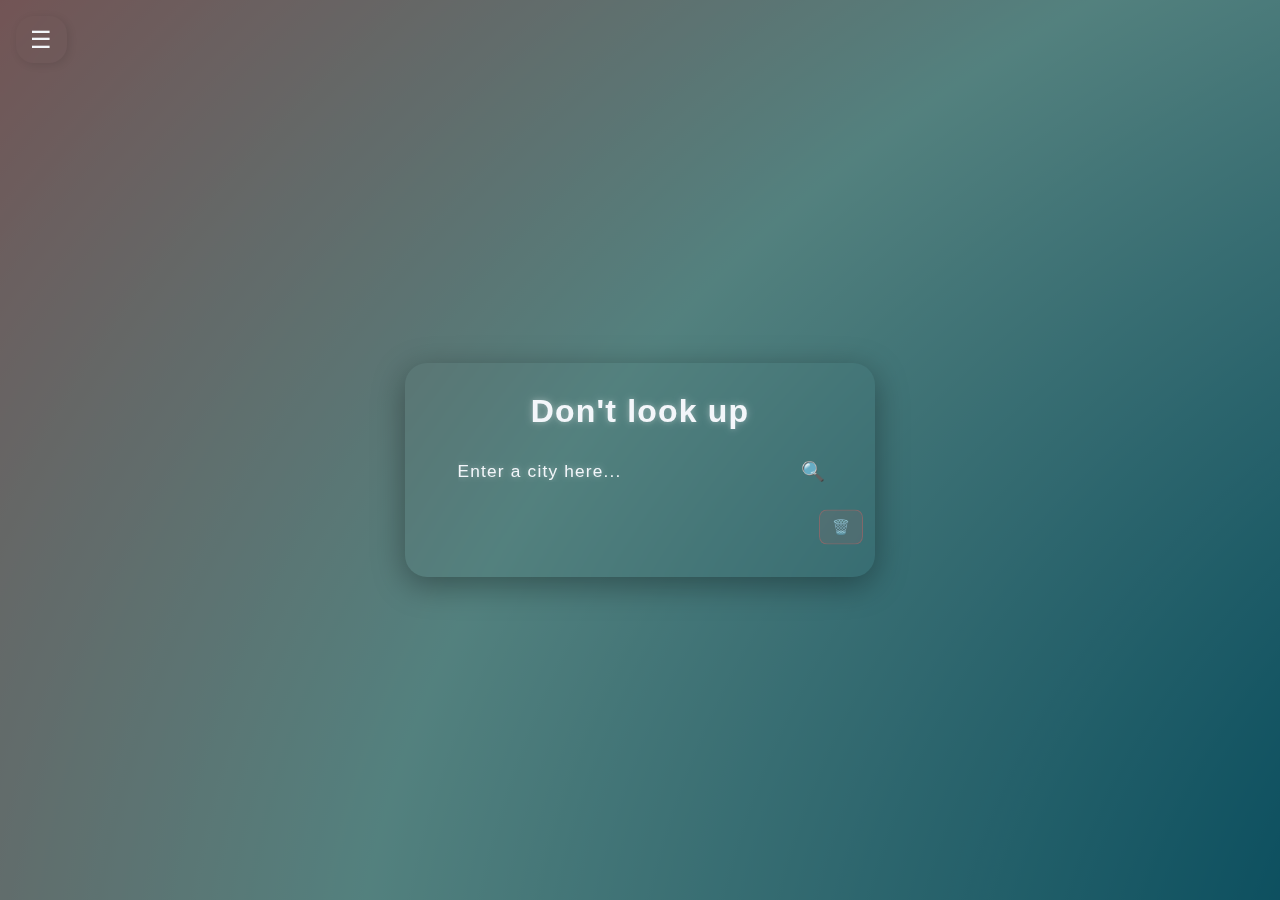
<file: index.html>
<!DOCTYPE html>
<html lang="en">
<head>
    <meta charset="UTF-8">
    <title>Don't look up</title>
    <meta name="description" content="A clean weather site">
    <meta name="viewport" content="width=device-width, initial-scale=1.0">
    <link rel="icon" href="/static/images/favicon.ico" type="image/x-icon">
    <link rel="stylesheet" href="static/css/styles.css">
</head>
<body>
    <div class="dropdown-container">
        <button class="menu-button" onclick="toggleDropdown()">☰</button>
        <div class="dropdown-menu" id="dropdown-menu">
            <a href="https://ninoio.gay/">🏠 Homepage</a>
            <a href="https://github.com/nino749">🐈‍⬛ Github</a>
            <a href="/templates/privacy.html">🕵️ Privacy</a>
            <a href="/index.html">☁️ Weather</a>
        </div>
    </div>

    <div class="default-background"></div>

    <div class="background-scene" id="sunny-background">
        <div class="sun"></div>
        
        <div class="cloud cloud1"></div>
        <div class="cloud cloud2"></div>
        <div class="cloud cloud3"></div>
        
        <div class="trees">
            <div class="tree tree1">
                <div class="tree-leaves"></div>
                <div class="tree-trunk"></div>
            </div>
            <div class="tree tree2">
                <div class="tree-leaves"></div>
                <div class="tree-trunk"></div>
            </div>
            <div class="tree tree3">
                <div class="tree-leaves"></div>
                <div class="tree-trunk"></div>
            </div>
            <div class="tree tree4">
                <div class="tree-leaves"></div>
                <div class="tree-trunk"></div>
            </div>
        </div>
    </div>

    <div class="rain-background" id="rain-background">
        <div class="rain-cloud rain-cloud1"></div>
        <div class="rain-cloud rain-cloud2"></div>
        <div class="rain-cloud rain-cloud3"></div>
        
        <div class="rain" id="rain-effect"></div>
    </div>

    <div class="fog-background" id="fog-background">
        <div class="cloud cloud1"></div>
        <div class="cloud cloud2"></div>
        <div class="cloud cloud3"></div>
        
        <div class="trees">
            <div class="tree tree1">
                <div class="tree-leaves"></div>
                <div class="tree-trunk"></div>
            </div>
            <div class="tree tree2">
                <div class="tree-leaves"></div>
                <div class="tree-trunk"></div>
            </div>
            <div class="tree tree3">
                <div class="tree-leaves"></div>
                <div class="tree-trunk"></div>
            </div>
            <div class="tree tree4">
                <div class="tree-leaves"></div>
                <div class="tree-trunk"></div>
            </div>
        </div>
    </div>

    <div class="snow-background" id="snow-background">
        <div class="cloud cloud1"></div>
        <div class="cloud cloud2"></div>
        <div class="cloud cloud3"></div>

        <div class="trees">
            <div class="tree tree1">
                <div class="tree-leaves"></div>
                <div class="tree-trunk"></div>
            </div>
            <div class="tree tree2">
                <div class="tree-leaves"></div>
                <div class="tree-trunk"></div>
            </div>
            <div class="tree tree3">
                <div class="tree-leaves"></div>
                <div class="tree-trunk"></div>
            </div>
            <div class="tree tree4">
                <div class="tree-leaves"></div>
                <div class="tree-trunk"></div>
            </div>
        </div>

        <div class="snowflake" style="left: 20%; animation-delay: 0s;"></div>
        <div class="snowflake" style="left: 40%; animation-delay: 1s;"></div>
        <div class="snowflake" style="left: 60%; animation-delay: 2s;"></div>
        <div class="snowflake" style="left: 80%; animation-delay: 3s;"></div>
    </div>

    <div class="freezing-background" id="freezing-background">
        <div class="rain-cloud rain-cloud1"></div>
        <div class="rain-cloud rain-cloud2"></div>
        <div class="rain-cloud rain-cloud3"></div>
        
        <div class="rain" id="freezing-rain-effect"></div>
    </div>

    <div class="rain-background thunderstorm-background" id="thunderstorm-background">
        <div class="rain-cloud rain-cloud1"></div>
        <div class="rain-cloud rain-cloud2"></div>
        <div class="rain-cloud rain-cloud3"></div>

        <div class="rain" id="storm-rain-effect"></div>
        <div class="lightning" id="lightning-flash"></div>
    </div>

    <div class="cloudy-background" id="cloudy-background">
        <div class="cloud cloud1"></div>
        <div class="cloud cloud2"></div>
        <div class="cloud cloud3"></div>
        <div class="cloud cloud4"></div>
        <div class="cloud cloud5"></div>
        <div class="cloud cloud6"></div>

        
        <div class="trees">
            <div class="tree tree1">
                <div class="tree-leaves"></div>
                <div class="tree-trunk"></div>
            </div>
            <div class="tree tree2">
                <div class="tree-leaves"></div>
                <div class="tree-trunk"></div>
            </div>
            <div class="tree tree3">
                <div class="tree-leaves"></div>
                <div class="tree-trunk"></div>
            </div>
            <div class="tree tree4">
                <div class="tree-leaves"></div>
                <div class="tree-trunk"></div>
            </div>
        </div>
    </div>
    
    <div class="lightning" id="lightning"></div>

    <div class="water-container" id="water-container">
        <svg class="water-wave" viewBox="0 0 1440 320" preserveAspectRatio="none">
            <path fill="url(#waterGradient)" fill-opacity="1" d="M0,160 C75,100 150,220 225,160 C300,100 375,220 450,160 C525,100 600,220 675,160 C750,100 825,220 900,160 C975,100 1050,220 1125,160 C1200,100 1275,220 1350,160 C1425,100 1500,220 1575,160 C1650,100 1725,220 1800,160 C1875,100 1950,220 2025,160 C2100,100 2175,220 2160,160 L2160,320 L0,320 Z"></path>
        </svg>
        <svg class="water-wave back-wave" viewBox="0 0 1440 320" preserveAspectRatio="none">
            <path fill="url(#waterGradient)" fill-opacity="0.8" d="M0,192 C160,96 320,288 480,192 C640,96 800,288 960,192 C1120,96 1280,288 1440,192 L1440,320 L0,320 Z"></path>
        </svg>

        <svg width="0" height="0">
            <defs>
                <linearGradient id="waterGradient" x1="0%" y1="0%" x2="0%" y2="100%">
                    <stop offset="0%" style="stop-color:rgba(100, 190, 240, 1);" />
                    <stop offset="50%" style="stop-color:rgba(80, 160, 230, 1);" />
                    <stop offset="100%" style="stop-color:rgba(60, 130, 210, 1);" />
                </linearGradient>
                <linearGradient id="waterGradientBack" x1="0%" y1="0%" x2="0%" y2="100%">
                    <stop offset="0%" style="stop-color:rgba(80, 160, 230, 0.8);" />
                    <stop offset="50%" style="stop-color:rgba(60, 130, 210, 0.8);" />
                    <stop offset="100%" style="stop-color:rgba(40, 100, 190, 0.8);" />
                </linearGradient>
            </defs>
        </svg>

        <svg class="rubber-duck duck1" viewBox="0 0 100 100" xmlns="http://www.w3.org/2000/svg">
            <ellipse cx="50" cy="65" rx="30" ry="20" fill="#fcd116" />
            <path d="M35,65 Q25,55 35,50 Q45,52 40,65" fill="#eebf00"/>
            
            <circle cx="65" cy="40" r="15" fill="#fcd116" />
            
            <circle cx="70" cy="35" r="3.5" fill="#ffffff"/>
            <circle cx="70" cy="35" r="1.5" fill="#000000"/>
            <circle cx="71" cy="34" r="0.7" fill="#ffffff"/>
            
            <path d="M78,42 Q82,44 78,46 Q75,44 78,42" fill="#e67300" />
            <path d="M78,46 Q80,48 77,48 Q74,47 78,46" fill="#cc5c00" />
        </svg>

        <svg class="rubber-duck duck2" viewBox="0 0 100 100" xmlns="http://www.w3.org/2000/svg">
            <ellipse cx="50" cy="65" rx="30" ry="20" fill="#fcd116" />
            <path d="M35,65 Q25,55 35,50 Q45,52 40,65" fill="#eebf00"/>

            <path d="M58,27 Q65,22 72,27 Q65,25 58,27 Z" fill="#ffffff" stroke="#000" stroke-width="0.5"/>
            <line x1="60" y1="26" x2="70" y2="26" stroke="#3366cc" stroke-width="1" />

            <circle cx="65" cy="40" r="15" fill="#fcd116" />
            
            <circle cx="70" cy="35" r="3.5" fill="#ffffff"/>
            <circle cx="70" cy="35" r="1.5" fill="#000000"/>
            <circle cx="71" cy="34" r="0.7" fill="#ffffff"/>
            
            <path d="M78,42 Q82,44 78,46 Q75,44 78,42" fill="#e67300" />
            <path d="M78,46 Q80,48 77,48 Q74,47 78,46" fill="#cc5c00" />
        </svg>

        <svg class="rubber-duck duck3" viewBox="0 0 100 100" xmlns="http://www.w3.org/2000/svg">
            <ellipse cx="50" cy="65" rx="30" ry="20" fill="#fcd116" />
            <path d="M35,65 Q25,55 35,50 Q45,52 40,65" fill="#eebf00"/>
        
            <path d="M58,27 Q65,22 72,27 Q65,25 58,27 Z" fill="#ffffff" stroke="#000" stroke-width="0.5"/>
            <line x1="60" y1="26" x2="70" y2="26" stroke="#3366cc" stroke-width="1" />

            <circle cx="65" cy="40" r="15" fill="#fcd116" />
            
            <circle cx="70" cy="35" r="3.5" fill="#ffffff"/>
            <circle cx="70" cy="35" r="1.5" fill="#000000"/>
            <circle cx="71" cy="34" r="0.7" fill="#ffffff"/>
            
            <path d="M78,42 Q82,44 78,46 Q75,44 78,42" fill="#e67300" />
            <path d="M78,46 Q80,48 77,48 Q74,47 78,46" fill="#cc5c00" />
        </svg>    
    </div>

    <div class="night-background" id="night-background">
        <div class="moon"></div>
        
        <div class="star star1"></div>
        <div class="star star2"></div>
        <div class="star star3"></div>
        <div class="star star4"></div>
        <div class="star star5"></div>
        
        <div class="cloud cloud1" style="opacity: 0.3;"></div>
        <div class="cloud cloud2" style="opacity: 0.4;"></div>
        
        <div class="trees">
            <div class="tree tree1">
                <div class="tree-leaves" style="border-bottom-color: #1a4a1a;"></div>
                <div class="tree-trunk"></div>
            </div>
            <div class="tree tree2">
                <div class="tree-leaves" style="border-bottom-color: #1a4a1a;"></div>
                <div class="tree-trunk"></div>
            </div>
            <div class="tree tree3">
                <div class="tree-leaves" style="border-bottom-color: #1a4a1a;"></div>
                <div class="tree-trunk"></div>
            </div>
            <div class="tree tree4">
                <div class="tree-leaves" style="border-bottom-color: #1a4a1a;"></div>
                <div class="tree-trunk"></div>
            </div>
        </div>
    </div>
    <div class="screen-drops" id="screen-drops"></div>

    <!-- Main Weather App -->
    <form class="weather-app" id="weather-app">
        <div id="error-container"></div>

        <h1 class="app-heading" id="app-heading">Don't look up</h1>
        <p id="app-heading-country" class="app-heading-country"></p>

        <div class="search-bar">
            <input type="text" id="city-input" placeholder="Enter a city here...">
            <button id="search-button" type="submit">🔍</button>
        </div>

        <div class="pinned-section" id="pinned-section">
            <div id="error-container" style="display: none;"></div>

            <div id="pin-list" class="pin-list-scroll show"></div>
            
            <div class="blur-overlay"></div>
            <button id="edit-pins-button" type="button" class="edit-pins-btn">
                🗑️
            </button>
        </div>

        <div class="weather-display" id="weather-display">
            <p class="desc" id="weather-desc"></p>
            <div class="main-info">
                <p class="temp">
                    <span id="temp-value"></span>°C
                </p>
            </div>
            <small class="small-desc">feels like <span id="feel-temp"></span>°C</small>
            <br><br>
            <small class="small-desc">low: <span id="min-temp"></span>°C • high: <span id="max-temp"></span>°C</small>
            
            <h3>Hourly Forecast</h3>
            <div class="hourly-forecast" id="hourly-forecast">
                <p>No hourly forecast available</p>
            </div>

            <h3>Weather Details</h3>
            <div class="details">
                <div class="detail-item">
                    <p>Humidity</p>
                    <p><span id="humidity"></span>%</p>
                </div>
                <div class="detail-item">
                    <p>Risk of rain</p>
                    <p><span id="rain-risk"></span>% <br>
                    <span id="precipitation-hours"></span> hrs.<br>
                </div>
                <div class="detail-item">
                    <p>Wind speed</p>
                    <p><span id="wind-speed"></span> km/h</p>
                </div>
            </div>

            <h3>Weekly Forecast</h3>
            <div class="daily-forecast" id="daily-forecast"></div>

            <small style="font-style: italic; color: rgba(255,255,255,0.7);">Source: Open Meteo API</small>
        </div>
    </form>


    <!-- Hourly Modal -->
    <div id="hourly-modal" class="modal-overlay">
        <div class="hourly-modal-content">
            <div class="modal-header">
                <span id="close-hourly-modal" class="close">&times;</span>
                <div class="modal-weather-icon">
                    <span id="hourly-modal-emoji"></span>
                </div>
                <h3 id="hourly-modal-time"></h3>
                <p id="hourly-modal-description"></p>
            </div>
            
            <div class="modal-body">
                <div class="modal-temp-section">
                    <div class="temp-main">
                        <span id="hourly-modal-temp"></span>°C
                    </div>
                    <div class="temp-details">
                        <div class="temp-item">
                            <span class="temp-label">Feels like</span>
                            <span class="temp-value"><span id="hourly-modal-apparent-temp"></span>°C</span>
                        </div>
                    </div>
                </div>
                
                <div class="modal-details">
                    <div class="detail-row">
                        <div class="detail-item">
                            <span class="detail-label">💧 Humidity</span>
                            <span class="detail-value"><span id="hourly-modal-humidity"></span>%</span>
                        </div>
                        <div class="detail-item">
                            <span class="detail-label">🌧️ Precipitation</span>
                            <span class="detail-value"><span id="hourly-modal-precipitation"></span>mm</span>
                        </div>
                    </div>
                    
                    <div class="detail-row">
                        <div class="detail-item">
                            <span class="detail-label">☔ Rain Probability</span>
                            <span class="detail-value"><span id="hourly-modal-rain-prob"></span>%</span>
                        </div>
                        <div class="detail-item">
                            <span class="detail-label">🧭 Wind Direction</span>
                            <span class="detail-value" id="hourly-modal-wind-direction"></span>
                        </div>
                    </div>
                    
                    <div class="detail-row">
                        <div class="detail-item full-width">
                            <span class="detail-label">🌤️ Weather</span>
                            <span class="detail-value" id="hourly-modal-weather-code"></span>
                        </div>
                    </div>
                </div>
            </div>
        </div>
    </div>

    <!-- Daily Modal -->
    <div class="modal-overlay" id="daily-modal">
        <div class="modal-content">
            <div class="modal-header">
                <span id="close-daily-modal" class="close">&times;</span>
                <div class="modal-weather-icon">
                    <span id="modal-emoji">☀️</span>
                </div>
                <h3 id="modal-day-name"></h3>
                <p id="modal-date"</p>
            </div>

            <div class="modal-body">
                <div class="modal-temp-section">
                    <div class="temp-main">
                        <span id="modal-temp-high"></span>°C
                    </div>
                    <div class="temp-details">
                        <div class="temp-item">
                            <span class="temp-label">low</span>
                            <span class="temp-value"><span id="modal-temp-low"></span>°C</span>
                        </div>
                        <div class="temp-item">
                            <span class="temp-label">Weather</span>
                            <span class="temp-value" id="modal-description"></span>
                        </div>
                    </div>
                </div>
                
                <div class="modal-details">
                    <div class="detail-row">
                        <div class="detail-item">
                            <span class="detail-label">🌧️ Precipitation</span>
                            <span class="detail-value"><span id="modal-precipitation-sum">2.5</span> mm</span>
                        </div>
                        <div class="detail-item">
                            <span class="detail-label">☔ Rain Probability</span>
                            <span class="detail-value"><span id="modal-precipitation-prob">45</span>%</span>
                        </div>
                    </div>
                    
                    <div class="detail-row">
                        <div class="detail-item">
                            <span class="detail-label">☔ Rain</span>
                            <span class="detail-value"><span id="modal-precipitation-hours"></span> hrs.</span>
                        </div>
                        <div class="detail-item">
                            <span class="detail-label">🌪️ Wind speed</span>
                            <span class="detail-value">15 km/h</span>
                        </div>
                    </div>
                    
                    <div class="detail-row">
                        <div class="detail-item full-width">
                            <span class="detail-label">🌤️ Weather</span>
                            <span class="detail-value" id="modal-weather-code"></span>
                        </div>
                    </div>
                </div>
            </div>
        </div>
    </div>

    <script src="/static/js/main-script.js"></script>
</body>
</html>
</file>
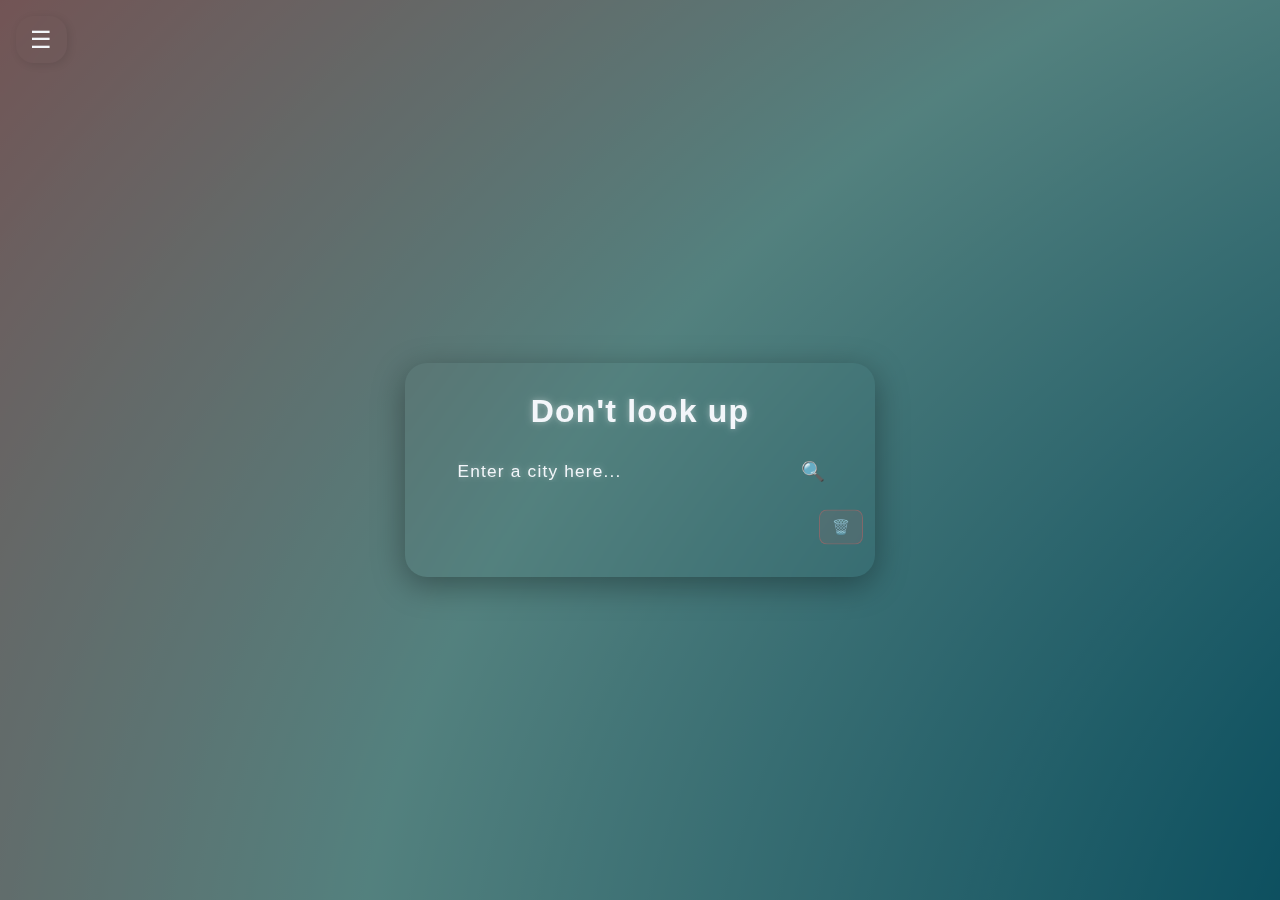
<file: main.html>
<!DOCTYPE html>
<html lang="en">
<head>
    <meta charset="UTF-8">
    <title>Don't look up</title>
    <meta name="description" content="A clean weather site">
    <meta name="viewport" content="width=device-width, initial-scale=1.0">
    <link rel="icon" href="/static/images/favicon.ico" type="image/x-icon">
    <link rel="stylesheet" href="static/css/styles.css">
</head>
<body>
    <div class="dropdown-container">
        <button class="menu-button" onclick="toggleDropdown()">☰</button>
        <div class="dropdown-menu" id="dropdown-menu">
            <a href="https://ninoio.gay/">🏠 Homepage</a>
            <a href="https://github.com/nino749">🐈‍⬛ Github</a>
            <a href="/templates/privacy.html">🕵️ Privacy</a>
            <a href="/main.html">☁️ Weather</a>
        </div>
    </div>

    <div class="default-background"></div>

    <div class="background-scene" id="sunny-background">
        <div class="sun"></div>
        
        <div class="cloud cloud1"></div>
        <div class="cloud cloud2"></div>
        <div class="cloud cloud3"></div>
        
        <div class="trees">
            <div class="tree tree1">
                <div class="tree-leaves"></div>
                <div class="tree-trunk"></div>
            </div>
            <div class="tree tree2">
                <div class="tree-leaves"></div>
                <div class="tree-trunk"></div>
            </div>
            <div class="tree tree3">
                <div class="tree-leaves"></div>
                <div class="tree-trunk"></div>
            </div>
            <div class="tree tree4">
                <div class="tree-leaves"></div>
                <div class="tree-trunk"></div>
            </div>
        </div>
    </div>

    <div class="rain-background" id="rain-background">
        <div class="rain-cloud rain-cloud1"></div>
        <div class="rain-cloud rain-cloud2"></div>
        <div class="rain-cloud rain-cloud3"></div>
        
        <div class="rain" id="rain-effect"></div>
    </div>

    <div class="fog-background" id="fog-background">
        <div class="cloud cloud1"></div>
        <div class="cloud cloud2"></div>
        <div class="cloud cloud3"></div>
        
        <div class="trees">
            <div class="tree tree1">
                <div class="tree-leaves"></div>
                <div class="tree-trunk"></div>
            </div>
            <div class="tree tree2">
                <div class="tree-leaves"></div>
                <div class="tree-trunk"></div>
            </div>
            <div class="tree tree3">
                <div class="tree-leaves"></div>
                <div class="tree-trunk"></div>
            </div>
            <div class="tree tree4">
                <div class="tree-leaves"></div>
                <div class="tree-trunk"></div>
            </div>
        </div>
    </div>

    <div class="snow-background" id="snow-background">
        <div class="cloud cloud1"></div>
        <div class="cloud cloud2"></div>
        <div class="cloud cloud3"></div>

        <div class="trees">
            <div class="tree tree1">
                <div class="tree-leaves"></div>
                <div class="tree-trunk"></div>
            </div>
            <div class="tree tree2">
                <div class="tree-leaves"></div>
                <div class="tree-trunk"></div>
            </div>
            <div class="tree tree3">
                <div class="tree-leaves"></div>
                <div class="tree-trunk"></div>
            </div>
            <div class="tree tree4">
                <div class="tree-leaves"></div>
                <div class="tree-trunk"></div>
            </div>
        </div>

        <div class="snowflake" style="left: 20%; animation-delay: 0s;"></div>
        <div class="snowflake" style="left: 40%; animation-delay: 1s;"></div>
        <div class="snowflake" style="left: 60%; animation-delay: 2s;"></div>
        <div class="snowflake" style="left: 80%; animation-delay: 3s;"></div>
    </div>

    <div class="freezing-background" id="freezing-background">
        <div class="rain-cloud rain-cloud1"></div>
        <div class="rain-cloud rain-cloud2"></div>
        <div class="rain-cloud rain-cloud3"></div>
        
        <div class="rain" id="freezing-rain-effect"></div>
    </div>

    <div class="rain-background thunderstorm-background" id="thunderstorm-background">
        <div class="rain-cloud rain-cloud1"></div>
        <div class="rain-cloud rain-cloud2"></div>
        <div class="rain-cloud rain-cloud3"></div>

        <div class="rain" id="storm-rain-effect"></div>
        <div class="lightning" id="lightning-flash"></div>
    </div>

    <div class="cloudy-background" id="cloudy-background">
        <div class="cloud cloud1"></div>
        <div class="cloud cloud2"></div>
        <div class="cloud cloud3"></div>
        <div class="cloud cloud4"></div>
        <div class="cloud cloud5"></div>
        <div class="cloud cloud6"></div>

        
        <div class="trees">
            <div class="tree tree1">
                <div class="tree-leaves"></div>
                <div class="tree-trunk"></div>
            </div>
            <div class="tree tree2">
                <div class="tree-leaves"></div>
                <div class="tree-trunk"></div>
            </div>
            <div class="tree tree3">
                <div class="tree-leaves"></div>
                <div class="tree-trunk"></div>
            </div>
            <div class="tree tree4">
                <div class="tree-leaves"></div>
                <div class="tree-trunk"></div>
            </div>
        </div>
    </div>
    
    <div class="lightning" id="lightning"></div>

    <div class="water-container" id="water-container">
        <svg class="water-wave" viewBox="0 0 1440 320" preserveAspectRatio="none">
            <path fill="url(#waterGradient)" fill-opacity="1" d="M0,160 C75,100 150,220 225,160 C300,100 375,220 450,160 C525,100 600,220 675,160 C750,100 825,220 900,160 C975,100 1050,220 1125,160 C1200,100 1275,220 1350,160 C1425,100 1500,220 1575,160 C1650,100 1725,220 1800,160 C1875,100 1950,220 2025,160 C2100,100 2175,220 2160,160 L2160,320 L0,320 Z"></path>
        </svg>
        <svg class="water-wave back-wave" viewBox="0 0 1440 320" preserveAspectRatio="none">
            <path fill="url(#waterGradient)" fill-opacity="0.8" d="M0,192 C160,96 320,288 480,192 C640,96 800,288 960,192 C1120,96 1280,288 1440,192 L1440,320 L0,320 Z"></path>
        </svg>

        <svg width="0" height="0">
            <defs>
                <linearGradient id="waterGradient" x1="0%" y1="0%" x2="0%" y2="100%">
                    <stop offset="0%" style="stop-color:rgba(100, 190, 240, 1);" />
                    <stop offset="50%" style="stop-color:rgba(80, 160, 230, 1);" />
                    <stop offset="100%" style="stop-color:rgba(60, 130, 210, 1);" />
                </linearGradient>
                <linearGradient id="waterGradientBack" x1="0%" y1="0%" x2="0%" y2="100%">
                    <stop offset="0%" style="stop-color:rgba(80, 160, 230, 0.8);" />
                    <stop offset="50%" style="stop-color:rgba(60, 130, 210, 0.8);" />
                    <stop offset="100%" style="stop-color:rgba(40, 100, 190, 0.8);" />
                </linearGradient>
            </defs>
        </svg>

        <svg class="rubber-duck duck1" viewBox="0 0 100 100" xmlns="http://www.w3.org/2000/svg">
            <ellipse cx="50" cy="65" rx="30" ry="20" fill="#fcd116" />
            <path d="M35,65 Q25,55 35,50 Q45,52 40,65" fill="#eebf00"/>
            
            <circle cx="65" cy="40" r="15" fill="#fcd116" />
            
            <circle cx="70" cy="35" r="3.5" fill="#ffffff"/>
            <circle cx="70" cy="35" r="1.5" fill="#000000"/>
            <circle cx="71" cy="34" r="0.7" fill="#ffffff"/>
            
            <path d="M78,42 Q82,44 78,46 Q75,44 78,42" fill="#e67300" />
            <path d="M78,46 Q80,48 77,48 Q74,47 78,46" fill="#cc5c00" />
        </svg>

        <svg class="rubber-duck duck2" viewBox="0 0 100 100" xmlns="http://www.w3.org/2000/svg">
            <ellipse cx="50" cy="65" rx="30" ry="20" fill="#fcd116" />
            <path d="M35,65 Q25,55 35,50 Q45,52 40,65" fill="#eebf00"/>

            <path d="M58,27 Q65,22 72,27 Q65,25 58,27 Z" fill="#ffffff" stroke="#000" stroke-width="0.5"/>
            <line x1="60" y1="26" x2="70" y2="26" stroke="#3366cc" stroke-width="1" />

            <circle cx="65" cy="40" r="15" fill="#fcd116" />
            
            <circle cx="70" cy="35" r="3.5" fill="#ffffff"/>
            <circle cx="70" cy="35" r="1.5" fill="#000000"/>
            <circle cx="71" cy="34" r="0.7" fill="#ffffff"/>
            
            <path d="M78,42 Q82,44 78,46 Q75,44 78,42" fill="#e67300" />
            <path d="M78,46 Q80,48 77,48 Q74,47 78,46" fill="#cc5c00" />
        </svg>

        <svg class="rubber-duck duck3" viewBox="0 0 100 100" xmlns="http://www.w3.org/2000/svg">
            <ellipse cx="50" cy="65" rx="30" ry="20" fill="#fcd116" />
            <path d="M35,65 Q25,55 35,50 Q45,52 40,65" fill="#eebf00"/>
        
            <path d="M58,27 Q65,22 72,27 Q65,25 58,27 Z" fill="#ffffff" stroke="#000" stroke-width="0.5"/>
            <line x1="60" y1="26" x2="70" y2="26" stroke="#3366cc" stroke-width="1" />

            <circle cx="65" cy="40" r="15" fill="#fcd116" />
            
            <circle cx="70" cy="35" r="3.5" fill="#ffffff"/>
            <circle cx="70" cy="35" r="1.5" fill="#000000"/>
            <circle cx="71" cy="34" r="0.7" fill="#ffffff"/>
            
            <path d="M78,42 Q82,44 78,46 Q75,44 78,42" fill="#e67300" />
            <path d="M78,46 Q80,48 77,48 Q74,47 78,46" fill="#cc5c00" />
        </svg>    
    </div>

    <div class="screen-drops" id="screen-drops"></div>

    <!-- Main Weather App -->
    <form class="weather-app" id="weather-app">
        <div id="error-container"></div>

        <h1 class="app-heading" id="app-heading">Don't look up</h1>
        <p id="app-heading-country" class="app-heading-country"></p>

        <div class="search-bar">
            <input type="text" id="city-input" placeholder="Enter a city here...">
            <button id="search-button" type="submit">🔍</button>
        </div>

        <div class="pinned-section" id="pinned-section">
            <div id="error-container" style="display: none;"></div>

            <div id="pin-list" class="pin-list-scroll show"></div>
            
            <div class="blur-overlay"></div>
            <button id="edit-pins-button" type="button" class="edit-pins-btn">
                🗑️
            </button>
        </div>

        <div class="weather-display" id="weather-display">
            <p class="desc" id="weather-desc"></p>
            <div class="main-info">
                <p class="temp">
                    <span id="temp-value"></span>°C
                </p>
            </div>
            <small class="small-desc">feels like <span id="feel-temp"></span>°C</small>
            <br><br>
            <small class="small-desc">low: <span id="min-temp"></span>°C • high: <span id="max-temp"></span>°C</small>
            
            <h3>Hourly Forecast</h3>
            <div class="hourly-forecast" id="hourly-forecast">
                <p>No hourly forecast available</p>
            </div>

            <h3>Weather Details</h3>
            <div class="details">
                <div class="detail-item">
                    <p>Humidity</p>
                    <p><span id="humidity"></span>%</p>
                </div>
                <div class="detail-item">
                    <p>Risk of rain</p>
                    <p><span id="rain-risk"></span>% <br>
                    <span id="precipitation-hours"></span> hrs.<br>
                </div>
                <div class="detail-item">
                    <p>Wind speed</p>
                    <p><span id="wind-speed"></span> km/h</p>
                </div>
            </div>

            <h3>Weekly Forecast</h3>
            <div class="daily-forecast" id="daily-forecast"></div>

            <small style="font-style: italic; color: rgba(255,255,255,0.7);">Source: Open Meteo API</small>
        </div>
    </form>
    
    <script src="/static/js/main-script.js"></script>
</body>
</html>
</file>
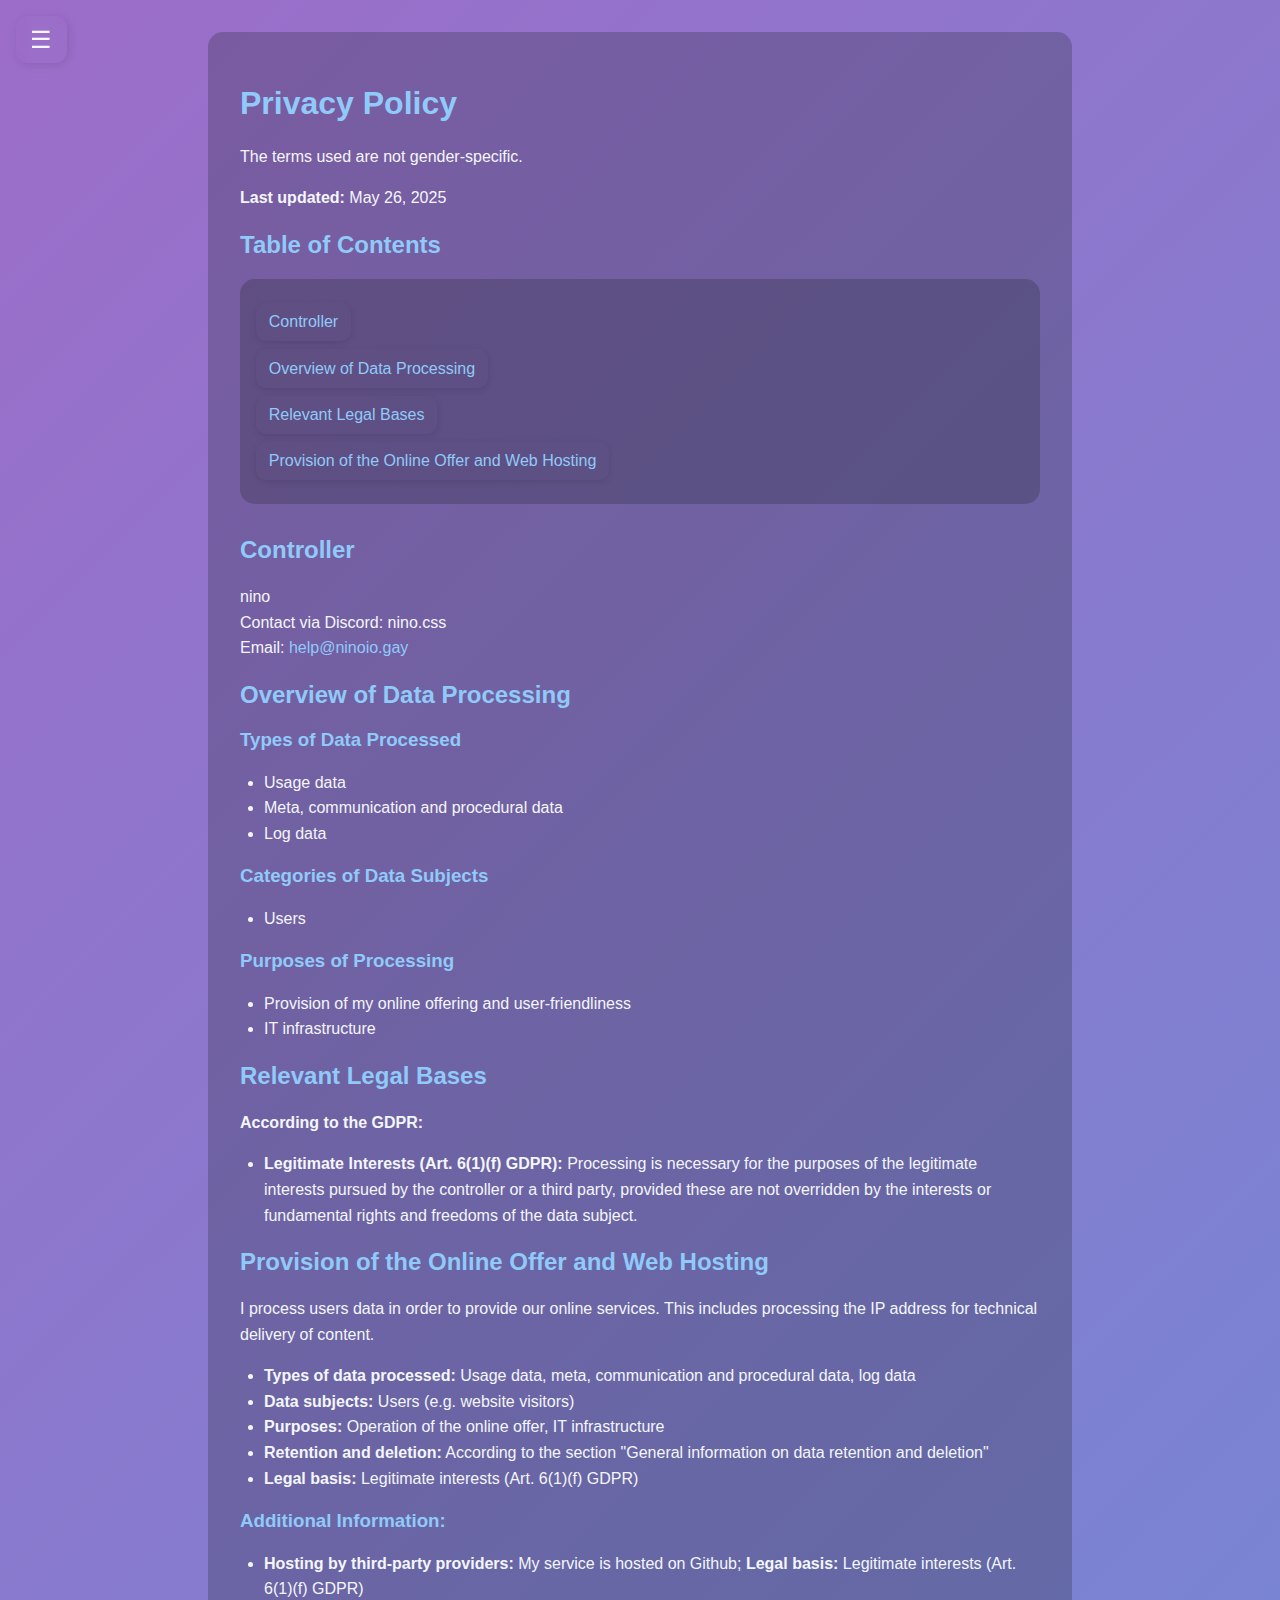
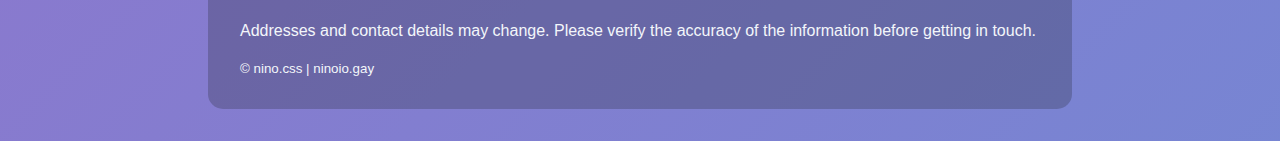
<file: templates/privacy.html>
<!DOCTYPE html>
<html lang="en">
<head>
    <meta charset="UTF-8">
    <meta name="viewport" content="width=device-width, initial-scale=1.0">
    <title>Don't look up</title>
    <link rel="stylesheet" href="/static/css/privacy-styles.css">
    <link rel="icon" href="/static/images/favicon.ico" type="image/x-icon">
</head>
<body>
    <div class="overlay" id="overlay" onclick="toggleMenu()"></div>

    <div class="dropdown-container">
        <button class="menu-button" onclick="toggleDropdown()">☰</button>
        <div class="dropdown-menu" id="dropdown-menu">
            <a href="https://ninoio.gay/">🏠 Homepage</a>
            <a href="https://github.com/nino749">🐈‍⬛ Github</a>
            <a href="/templates/privacy">🕵️ Privacy</a>
            <a href="/index.html">☁️ Weather</a>
        </div>
    </div>

    <div class="container">
        <h1>Privacy Policy</h1>

        <p>The terms used are not gender-specific.</p>
        <p><strong>Last updated:</strong> May 26, 2025</p>

        <h2>Table of Contents</h2>
        <ul class="index">
        <li><a class="index-link" href="#m3">Controller</a></li>
        <li><a class="index-link" href="#mOverview">Overview of Data Processing</a></li>
        <li><a class="index-link" href="#m2427">Relevant Legal Bases</a></li>
        <li><a class="index-link" href="#m225">Provision of the Online Offer and Web Hosting</a></li>
        </ul>

        <h2 id="m3">Controller</h2>
        <p>nino<br>
        Contact via Discord: nino.css<br>
        Email: <a href="mailto:help@ninoio.gay">help@ninoio.gay</a>
        </p>

        <h2 id="mOverview">Overview of Data Processing</h2>
        <h3>Types of Data Processed</h3>
        <ul>
        <li>Usage data</li>
        <li>Meta, communication and procedural data</li>
        <li>Log data</li>
        </ul>

        <h3>Categories of Data Subjects</h3>
        <ul>
        <li>Users</li>
        </ul>

        <h3>Purposes of Processing</h3>
        <ul>
        <li>Provision of my online offering and user-friendliness</li>
        <li>IT infrastructure</li>
        </ul>

        <h2 id="m2427">Relevant Legal Bases</h2>
        <p><strong>According to the GDPR:</strong></p>
        <ul>
        <li><strong>Legitimate Interests (Art. 6(1)(f) GDPR):</strong>
            Processing is necessary for the purposes of the legitimate interests pursued by the controller or a third party,
            provided these are not overridden by the interests or fundamental rights and freedoms of the data subject.
        </li>
        </ul>

        <h2 id="m225">Provision of the Online Offer and Web Hosting</h2>
        <p>I process users data in order to provide our online services. This includes processing the IP address for
        technical delivery of content.</p>

        <ul>
        <li><strong>Types of data processed:</strong> Usage data, meta, communication and procedural data, log data</li>
        <li><strong>Data subjects:</strong> Users (e.g. website visitors)</li>
        <li><strong>Purposes:</strong> Operation of the online offer, IT infrastructure</li>
        <li><strong>Retention and deletion:</strong> According to the section "General information on data retention and deletion"</li>
        <li><strong>Legal basis:</strong> Legitimate interests (Art. 6(1)(f) GDPR)</li>
        </ul>

        <h3>Additional Information:</h3>
        <ul>
        <li><strong>Hosting by third-party providers:</strong> My service is hosted on Github;
            <strong>Legal basis:</strong> Legitimate interests (Art. 6(1)(f) GDPR)
        </li>
        </ul>

        <p>Addresses and contact details may change. Please verify the accuracy of the information before getting in touch.</p>
        
        <small>&copy; nino.css | ninoio.gay</small>
    </div>

<script>
    function toggleDropdown() {
        const menu = document.getElementById('dropdown-menu');
        menu.classList.toggle('show');
    }

    window.addEventListener('click', function(e) {
        const menu = document.getElementById('dropdown-menu');
        const button = document.querySelector('.menu-button');
        if (!menu.contains(e.target) && !button.contains(e.target)) {
            menu.classList.remove('show');
        }
    });
</script>
</body>
</html>
</file>
<file: static/css/styles.css>
:root {
    --font-color: #f3f6fa;
    --background-color: #181c2400;
    --card-background-color: rgba(38, 41, 49, 0.3);
    --box-shadow-color: rgba(0, 0, 0, 0.35);
    --input-border-color: #2d3444;
    --button-background-color: #2196f3;
    --button-hover-color: #1769aa;
    --heading-color: #90caf9;
    --detail-border-color: #263043;
    --detail-label-color: #dae6ec;
    --detail-value-color: #f0f0f0;
    --accent: #ffb300;
    --accent-2: #FFD700;
}

body {
    font-family: "Segoe UI", "Roboto", Arial, sans-serif;
    font-weight: 400;
    min-height: 100dvh;
    margin: 0;
    color: var(--font-color);
    display: flex;
    justify-content: center;
    align-items: center;
    position: relative;
    overflow-x: hidden;
    background-color: var(--background-color);
}

.default-background {
    position: fixed;
    top: 0;
    left: 0;
    width: 100%;
    height: 100%;
    z-index: -1;
    transition: opacity 0.8s ease-in-out;
    background: radial-gradient(ellipse at 60% 40%, #6dd5ed 0%, #2193b0 30%, #b2fefa 60%, #f7797d 100%);
    filter: blur(0.5px) brightness(0.5) saturate(1.2);
    background-size: 300% 300%;
    animation: gradientShift 20s ease infinite;
}

.app-heading {
    margin-top: 5px;
    font-weight: 700;
    color: var(--font-color);
    text-shadow: 0 0 10px rgba(255, 255, 255, 0.3), 0 0 5px rgba(255, 255, 255, 0.2);
    margin-bottom: 0;
    animation: fadeIn 1.2s 0.3s backwards;
    letter-spacing: 1.2px;
    text-align: center;
}

.app-heading-country {
    color: var(--detail-label-color);
    text-shadow: 0 0 5px rgba(255, 255, 255, 0.3), 0 0 5px rgba(255, 255, 255, 0.2);
    margin: 2px;
    animation: fadeIn 1.2s 0.3s backwards;
    margin-bottom: 16px;
    text-align: center;
    letter-spacing: 1.2px;
}

.app-heading-country img{
    border-radius: 2px;
    width: auto;
    height: 12px;
}

@keyframes reverseGradientShift {
    0% { background-position: 100% 50%; }
    50% { background-position: 0% 50%; }
    100% { background-position: 100% 50%; }
}

@keyframes gradientShift {
    0% { background-position: 0% 50%; }
    50% { background-position: 100% 50%; }
   
    100% { background-position: 0% 50%; }
}

.background-scene {
    position: fixed;
    top: 0;
    left: 0;
    width: 100%;
    height: 100%;
    z-index: -1;
    background: linear-gradient(180deg, #87CEEB 0%, #98D8E8 30%, #B0E0E6 100%);
    opacity: 0;
    transition: opacity 0.8s ease-in-out;
}

.background-scene.active {
    opacity: 1;
}

.background-scene,
.rain-background {
    transition: opacity 0.8s ease-in-out 0.2s;
}

.cloudy-background {
    background: 
        radial-gradient(ellipse 800px 300px at 20% 10%, rgba(200, 210, 220, 0.4) 0%, transparent 50%),
        radial-gradient(ellipse 600px 250px at 80% 20%, rgba(180, 190, 200, 0.3) 0%, transparent 50%),
        radial-gradient(ellipse 700px 200px at 50% 30%, rgba(160, 170, 180, 0.2) 0%, transparent 50%),
        radial-gradient(ellipse 900px 350px at 10% 60%, rgba(140, 150, 160, 0.3) 0%, transparent 50%),
        radial-gradient(ellipse 500px 180px at 90% 70%, rgba(120, 130, 140, 0.2) 0%, transparent 50%),
        linear-gradient(to bottom, 
            #b0b5bb 0%,
            #8d949c 20%,
            #6a737d 40%,
            #525a65 60%,
            #3d434d 80%,
            #23262c 100%
        );
    position: fixed;
    width: 100%;
    height: 100%;
    z-index: -1;
    opacity: 0;
    transition: opacity 1.2s ease-in-out;
    top: 0;
    left: 0;
    overflow: hidden;
}

.cloudy-background.active {
    opacity: 1;
}

.cloudy-background::before {
    content: '';
    position: absolute;
    top: -50px;
    left: -100px;
    width: 120%;
    height: 80%;
    background: 
        radial-gradient(ellipse 400px 150px at 25% 25%, rgba(180, 190, 200, 0.3) 0%, transparent 60%),
        radial-gradient(ellipse 350px 120px at 75% 40%, rgba(160, 170, 180, 0.2) 0%, transparent 60%),
        radial-gradient(ellipse 500px 180px at 45% 60%, rgba(140, 150, 160, 0.25) 0%, transparent 60%);
    animation: driftClouds 45s linear infinite;
}

.cloudy-background::after {
    content: '';
    position: absolute;
    top: -30px;
    left: -80px;
    width: 110%;
    height: 70%;
    background: 
        radial-gradient(ellipse 300px 100px at 60% 20%, rgba(200, 210, 220, 0.2) 0%, transparent 60%),
        radial-gradient(ellipse 450px 160px at 20% 50%, rgba(170, 180, 190, 0.15) 0%, transparent 60%),
        radial-gradient(ellipse 280px 90px at 80% 70%, rgba(150, 160, 170, 0.2) 0%, transparent 60%);
    animation: driftClouds 35s linear infinite reverse;
}

@keyframes driftClouds {
    0% {
        transform: translateX(-10%);
    }
    100% {
        transform: translateX(10%);
    }
}

.fog-background {
    position: fixed;
    top: 0;
    left: 0;
    width: 100%;
    height: 100%;
    z-index: -1;
    background: 
        radial-gradient(ellipse 800px 400px at 30% 20%, rgba(220, 220, 220, 0.4) 0%, transparent 70%),
        radial-gradient(ellipse 600px 300px at 70% 40%, rgba(200, 200, 200, 0.3) 0%, transparent 70%),
        radial-gradient(ellipse 900px 500px at 50% 70%, rgba(180, 180, 180, 0.5) 0%, transparent 70%),
        linear-gradient(to bottom, 
            rgba(240, 240, 240, 0.8) 0%,
            rgba(220, 220, 220, 0.9) 30%,
            rgba(200, 200, 200, 0.95) 60%,
            rgba(180, 180, 180, 1) 100%
        );
    backdrop-filter: blur(8px);
    opacity: 0;
    transition: opacity 1s ease-in-out;
    overflow: hidden;
}

.fog-background.active {
    opacity: 1;
}

.fog-background::before {
    content: '';
    position: absolute;
    top: 0;
    left: -50px;
    width: 110%;
    height: 100%;
    background: 
        radial-gradient(ellipse 500px 200px at 40% 30%, rgba(210, 210, 210, 0.3) 0%, transparent 80%),
        radial-gradient(ellipse 400px 150px at 80% 60%, rgba(190, 190, 190, 0.2) 0%, transparent 80%);
    animation: fogDrift 60s linear infinite;
}

.fog-background::after {
    content: '';
    position: absolute;
    top: 0;
    left: -30px;
    width: 105%;
    height: 100%;
    background: 
        radial-gradient(ellipse 350px 180px at 20% 50%, rgba(230, 230, 230, 0.25) 0%, transparent 80%),
        radial-gradient(ellipse 450px 200px at 70% 20%, rgba(200, 200, 200, 0.2) 0%, transparent 80%);
    animation: fogDrift 40s linear infinite reverse;
}

@keyframes fogDrift {
    0% {
        transform: translateX(-5%);
    }
    100% {
        transform: translateX(5%);
    }
}

.snow-background {
    position: fixed;
    top: 0;
    left: 0;
    width: 100%;
    height: 100%;
    background: linear-gradient(to bottom, #f0f8ff 0%, #e0e6ed 100%);
    z-index: -1;
    opacity: 0;
    transition: opacity 0.8s ease-in-out;
}

.snow-background.active {
    opacity: 1;
}

.snowflake {
    position: absolute;
    width: 8px;
    height: 8px;
    background: white;
    border-radius: 50%;
    opacity: 0.8;
    animation: snowfall 8s linear infinite;
}

@keyframes snowfall {
    0% { transform: translateY(-10px); opacity: 0.8; }
    100% { transform: translateY(100dvh); opacity: 0; }
}

.freezing-background {
    position: fixed;
    top: 0;
    left: 0;
    width: 100%;
    height: 100%;
    z-index: -1;
    background: linear-gradient(to bottom, #a1c4fd, #c2e9fb);
    background-blend-mode: lighten;
    opacity: 0;
    transition: opacity 0.8s ease-in-out;
}

.freezing-background.active {
    opacity: 1;
}

.rain-background {
    position: fixed;
    top: 0;
    left: 0;
    width: 100%;
    height: 100%;
    z-index: -1;
    background: linear-gradient(180deg, #2C3E50 0%, #34495E 30%, #5D6D7E 70%, #85929E 100%);
    opacity: 0;
    transition: opacity 0.8s ease-in-out;
}

.rain-background.active {
    opacity: 1;
}

.rain {
    position: absolute;
    top: -100px;
    width: 100%;
    height: calc(100% + 100px);
    pointer-events: none;
    opacity: 0;
    transition: opacity 0.5s ease-in-out;
}

.rain.active {
    opacity: 1;
}

.raindrop {
    position: absolute;
    width: 2px;
    height: 15px;
    background: linear-gradient(180deg, transparent 0%, rgba(173, 216, 230, 0.8) 20%, rgba(135, 206, 235, 0.9) 100%);
    border-radius: 0 0 50% 50%;
    animation: rainFall linear infinite;
}

@keyframes rainFall {
    0% {
        transform: translateY(-100px);
        opacity: 0;
    }
    10% {
        opacity: 1;
    }
    90% {
        opacity: 1;
    }
    100% {
        transform: translateY(calc(100dvh + 100px));
        opacity: 0;
    }
}

.rain-cloud {
    position: absolute;
    background: linear-gradient(135deg, #34495E 0%, #2C3E50 100%);
    border-radius: 50px;
    opacity: 0.9;
    animation: cloudFloat 15s ease-in-out infinite;
}

.rain-cloud:before,
.rain-cloud:after {
    content: '';
    position: absolute;
    background: linear-gradient(135deg, #34495E 0%, #2C3E50 100%);
    border-radius: 50px;
}

.rain-cloud1 {
    width: 120px;
    height: 50px;
    top: 10%;
    left: 5%;
    animation-delay: 0s;
}

.rain-cloud1:before {
    width: 60px;
    height: 60px;
    top: -30px;
    left: 15px;
}

.rain-cloud1:after {
    width: 70px;
    height: 55px;
    top: -25px;
    right: 20px;
}

.rain-cloud2 {
    width: 140px;
    height: 60px;
    top: 20%;
    right: 10%;
    animation-delay: -3s;
}

.rain-cloud2:before {
    width: 70px;
    height: 70px;
    top: -35px;
    left: 20px;
}

.rain-cloud2:after {
    width: 80px;
    height: 65px;
    top: -30px;
    right: 25px;
}

.rain-cloud3 {
    width: 100px;
    height: 40px;
    top: 15%;
    left: 40%;
    animation-delay: -7s;
}

.rain-cloud3:before {
    width: 50px;
    height: 50px;
    top: -25px;
    left: 12px;
}

.rain-cloud3:after {
    width: 55px;
    height: 45px;
    top: -20px;
    right: 15px;
}

.lightning {
    position: fixed;
    top: 0;
    left: 0;
    width: 100%;
    height: 100%;
    background-color: rgba(255, 255, 255, 0);
    opacity: 0;
    pointer-events: none;
    z-index: 999;
    transition: background-color 0.05s ease-out, opacity 0.05s ease-out;
}

.lightning.flash {
    background-color: rgba(255, 255, 255, 0.8);
    opacity: 1;
    transition: none;
}

@keyframes lightningFlash {
    0% { opacity: 0; }
    50% { opacity: 0.9; }
    100% { opacity: 0; }
}

.water-container {
    position: fixed;
    bottom: 0;
    left: 0;
    width: 100%;
    height: 220px;
    overflow: hidden; 
    z-index: 1;
    opacity: 0; 
    background: linear-gradient(180deg,
        rgba(60, 130, 210, 0.65) 0%,
        rgba(40, 90, 180, 0.75) 100%);
    box-shadow: 0 -5px 15px rgba(0, 0, 0, 0.2);
    transform: translateY(100%);

    transition: transform 3s ease-out, opacity 2s ease-in-out;
}

.water-container.active-waves {
    opacity: 1;
    transform: translateY(0);
}

.water-wave {
    position: absolute;
    bottom: 0;
    left: 0;
    width: 200%;
    height: 100%;
    transform: translateX(0);
}

.water-wave:not(.back-wave) {
    z-index: 1;
    width: 200%;
    bottom: 30px;
    animation: waveAnimationFront 15s cubic-bezier(0.55, 0.085, 0.68, 0.45) infinite alternate;
}

.water-wave.back-wave {
    z-index: 2;
    width: 200%;
    animation: waveAnimationBack 20s cubic-bezier(0.25, 0.46, 0.45, 0.35) infinite alternate-reverse;
}

@keyframes waveAnimationFront {
    0% {
        transform: translateX(0%);
    }
    100% {
        transform: translateX(-50%);
    }
}

@keyframes waveAnimationBack {
    0% {
        transform: translateX(0%);
    }
    100% {
        transform: translateX(-50%);
    }
}

@keyframes floatDuck {
    0% {
        transform: translateY(0px);
    }
    100% {
        transform: translateY(-25px) rotate(-10deg);
    }
}

@keyframes swimDuck {
    0% {
        transform: translateX(0) translateY(0);
    }
    100% {
        transform: translateX(-80%) translateY(-20px);
    }
}

.rubber-duck {
    position: absolute;
    bottom: 30px;
    width: 80px;
    height: auto;
    z-index: 3;
    animation: swimDuck 3s ease-in-out infinite alternate,
               floatDuck 5s cubic-bezier(0.55, 0.085, 0.68, 0.45) infinite alternate;
}

.duck1 {
    left: 20%;
    animation-delay: 0s, 0s;
}

.duck2 {
    left: 60%;
    animation-delay: 1s, 1s;
}

.duck3 {
    left: 80%;
    animation-delay: 2s, 2s;
}

.screen-drops {
    position: fixed;
    top: 0;
    left: 0;
    width: 100%;
    height: 100%;
    pointer-events: none;
    z-index: 13;
    opacity: 0;
    transition: opacity 1s ease-in-out;
}

.screen-drops.active {
    opacity: 1;
}

.screen-drop {
    z-index: 3;
    position: absolute;
    width: 8px;
    height: 12px;
    background: radial-gradient(circle, rgba(173, 216, 230, 0.4) 0%, rgba(135, 206, 235, 0.6) 100%);
    border-radius: 50% 50% 50% 50% / 60% 60% 40% 40%;
    animation: dropSlide 3s ease-in-out infinite;
}

@keyframes dropSlide {
    0% { transform: translateY(0); opacity: 0.8; }
    100% { transform: translateY(20px); opacity: 0; }
}

.cloud {
    position: absolute;
    background: linear-gradient(135deg, #ffffff 0%, #f0f8ff 100%);
    border-radius: 50px;
    opacity: 0.9;
    animation: cloudFloat 20s ease-in-out infinite;
}

.cloud:before,
.cloud:after {
    content: '';
    position: absolute;
    background: linear-gradient(135deg, #ffffff 0%, #f0f8ff 100%);
    border-radius: 50px;
}

.cloud1 {
    width: 80px;
    height: 30px;
    top: 20%;
    left: 10%;
    animation-delay: 0s;
}

.cloud1:before {
    width: 40px;
    height: 40px;
    top: -20px;
    left: 10px;
}

.cloud1:after {
    width: 50px;
    height: 35px;
    top: -15px;
    right: 15px;
}

.cloud2 {
    width: 100px;
    height: 40px;
    top: 30%;
    left: 70%;
    animation-delay: -5s;
}

.cloud2:before {
    width: 50px;
    height: 50px;
    top: -25px;
    left: 15px;
}

.cloud2:after {
    width: 60px;
    height: 45px;
    top: -20px;
    right: 20px;
}

.cloud3 {
    width: 60px;
    height: 25px;
    top: 15%;
    left: 45%;
    animation-delay: -10s;
}

.cloud3:before {
    width: 30px;
    height: 30px;
    top: -15px;
    left: 8px;
}

.cloud3:after {
    width: 35px;
    height: 28px;
    top: -12px;
    right: 12px;
}

.cloud4 {
    width: 70px;
    height: 30px;
    top: 25%;
    left: 30%;
    animation-delay: -12s;
}

.cloud4:before {
    width: 35px;
    height: 35px;
    top: -20px;
    left: 10px;
}

.cloud4:after {
    width: 40px;
    height: 30px;
    top: -15px;
    right: 15px;
}

.cloud5 {
    width: 90px;
    height: 40px;
    top: 10%;
    left: 60%;
    animation-delay: -15s;
}

.cloud5:before {
    width: 45px;
    height: 45px;
    top: -25px;
    left: 15px;
}

.cloud5:after {
    width: 50px;
    height: 40px;
    top: -20px;
    right: 20px;
}

.cloud6 {
    width: 50px;
    height: 20px;
    top: 18%;
    left: 75%;
    animation-delay: -8s;
}

.cloud6:before {
    width: 25px;
    height: 25px;
    top: -12px;
    left: 6px;
}

.cloud6:after {
    width: 30px;
    height: 22px;
    top: -10px;
    right: 10px;
}

@keyframes cloudFloat {
    0%, 100% { transform: translateX(0) translateY(0); }
    25% { transform: translateX(15px) translateY(-10px); }
    50% { transform: translateX(-10px) translateY(6px); }
    75% { transform: translateX(16px) translateY(-4px); }
}

.trees {
    position: absolute;
    bottom: 0;
    left: 0;
    width: 100%;
    height: 200px;
    background: linear-gradient(180deg, transparent 0%, #228B22 40%, #006400 100%);
}

.tree {
    position: absolute;
    bottom: 0;
}

.tree1 {
    left: 5%;
    transform: scale(1.2);
}

.tree2 {
    left: 15%;
    transform: scale(0.8);
}

.tree3 {
    right: 10%;
    transform: scale(1.5);
}

.tree4 {
    right: 25%;
    transform: scale(0.9);
}

.tree-trunk {
    width: 15px;
    height: 40px;
    background: linear-gradient(135deg, #8B4513 0%, #654321 100%);
    margin: 0 auto;
    border-radius: 0 0 8px 8px;
}

.tree-leaves {
    width: 0;
    height: 0;
    border-left: 30px solid transparent;
    border-right: 30px solid transparent;
    border-bottom: 60px solid #228B22;
    margin-bottom: -10px;
    filter: drop-shadow(2px 2px 4px rgba(0,0,0,0.2));
}

.tree-leaves:before {
    content: '';
    position: absolute;
    left: -25px;
    top: 20px;
    width: 0;
    height: 0;
    border-left: 25px solid transparent;
    border-right: 25px solid transparent;
    border-bottom: 50px solid #32CD32;
}

.weather-app {
    margin-top: 40px;
    border-radius: 22px;
    box-shadow: 0 8px 32px var(--box-shadow-color);
    padding: 25px 20px 20px 20px;
    width: 95%;
    max-width: 430px;
    text-align: center;
    backdrop-filter: blur(5px);
    -webkit-backdrop-filter: blur(5px);
    animation: fadeInUp 0.9s cubic-bezier(0.23, 1, 0.32, 1);
    border: 0px;
    position: relative;
    z-index: 10;
    overflow: visible;
}


/* night */
.night-background {
    position: fixed;
    top: 0;
    left: 0;
    width: 100%;
    height: 100%;
    z-index: -0;
    pointer-events: none;
    opacity: 0;
    transition: opacity 0.8s ease-in-out;
    background: linear-gradient(180deg, rgba(20,30,60,0.8), rgba(10,15,40,0.95));
    backdrop-filter: brightness(0.6);
}
.night-background.active {
    opacity: 1;
}

/* Stars */
.star {
    position: absolute;
    background: white;
    border-radius: 50%;
    animation: twinkle 3s ease-in-out infinite alternate;
}

.star1 {
    width: 2px;
    height: 2px;
    top: 20%;
    left: 15%;
    animation-delay: 0s;
}

.star2 {
    width: 3px;
    height: 3px;
    top: 30%;
    left: 80%;
    animation-delay: 1s;
}

.star3 {
    width: 1.5px;
    height: 1.5px;
    top: 15%;
    left: 60%;
    animation-delay: 2s;
}

.star4 {
    width: 2.5px;
    height: 2.5px;
    top: 25%;
    left: 40%;
    animation-delay: 0.5s;
}

.star5 {
    width: 2px;
    height: 2px;
    top: 35%;
    left: 25%;
    animation-delay: 1.5s;
}

@keyframes twinkle {
    0% { opacity: 0.3; transform: scale(1); }
    100% { opacity: 1; transform: scale(1.2); }
}

/* Moon */
.moon {
    position: absolute;
    top: 10%;
    right: 15%;
    width: 80px;
    height: 80px;
    background: radial-gradient(circle at 30% 30%, #F7F7F7 0%, #E8E8E8 70%, #D0D0D0 100%);
    border-radius: 50%;
    box-shadow: 0 0 30px rgba(255, 255, 255, 0.3);
    animation: moonGlow 4s ease-in-out infinite alternate;
}

@keyframes moonGlow {
    0% { box-shadow: 0 0 30px rgba(255, 255, 255, 0.3); }
    100% { box-shadow: 0 0 50px rgba(255, 255, 255, 0.5); }
}

.night-background .moon,
.night-background .star {
    display: none;
}

.night-background.active .moon,
.night-background.active .star {
    display: block;
}

.night-background.active ~ #sunny-background .sun {
    display: none;
}

.sun {
    position: absolute;
    top: 15%;
    right: 20%;
    width: 120px;
    height: 120px;
    background: radial-gradient(circle, #FFD700 0%, #FFA500 70%, #FF8C00 100%);
    border-radius: 50%;
    box-shadow: 0 0 50px rgba(255, 215, 0, 0.6);
    animation: sunGlow 3s ease-in-out infinite alternate, floatY 6s ease-in-out infinite;
}

@keyframes floatY {
    0%, 100% { transform: translateY(0); }
    50% { transform: translateY(-18px); }
}

.sun::before {
    content: '';
    position: absolute;
    top: -20px;
    left: -20px;
    right: -20px;
    bottom: -20px;
    background: radial-gradient(circle, rgba(255, 215, 0, 0.3) 0%, transparent 70%);
    border-radius: 50%;
    animation: sunRotate 20s linear infinite;
}

@keyframes sunGlow {
    0% { transform: scale(1); box-shadow: 0 0 50px rgba(255, 215, 0, 0.6); }
    100% { transform: scale(1.05); box-shadow: 0 0 80px rgba(255, 215, 0, 0.8); }
}

@keyframes sunRotate {
    0% { transform: rotate(0deg); }
    100% { transform: rotate(360deg); }
}

@keyframes fadeInUp {
    0% {
    opacity: 0;
    transform: translateY(30px) scale(0.98);
    }
    100% {
    opacity: 1;
    transform: translateY(0) scale(1);
    }
}

.search-bar {
    display: flex;
    justify-content: center;
    gap: 8px;
    animation: fadeIn 1.2s 0.2s backwards;
    background: transparent;
    position: relative;
}

@keyframes fadeIn {
    from { opacity: 0; }
    to { opacity: 1; }
}

.search-bar input[type="text"] {
    padding: 13px 18px;
    border: none;
    border-radius: 25px;
    outline: none;
    font-size: 1.08em;
    width: 70%;
    background-color: transparent;
    color: var(--detail-value-color);
    transition: background 0.3s;
    box-shadow: none;
}

.search-bar input[type="text"]:focus {
    border: none;
    background: rgba(255,255,255,0.08);
    box-shadow: 0 0 10px rgba(255, 255, 255, 0.3), 0 0 5px rgba(255, 255, 255, 0.2);
}

.search-bar input[type="text"]::placeholder {
    color: var(--font-color);
    text-shadow: 0 0 10px rgba(255, 255, 255, 0.3), 0 0 5px rgba(255, 255, 255, 0.2);
    margin-bottom: 16px;
    animation: fadeIn 1.2s 0.3s backwards;
    letter-spacing: 1.2px;
}

.search-bar button {
    background: transparent;
    color: #fff;
    border: none;
    border-radius: 50%;
    padding: 14px 16px;
    cursor: pointer;
    font-size: 1.2em;
    box-shadow: none;
    transition: background 0.2s, transform 0.18s;
    display: flex;
    align-items: center;
    justify-content: center;
}
.search-bar button:hover {
    transform: scale(1.08);
}

.weather-display {
    margin-bottom: 20px;
    display: none;
    animation: fadeIn 1s 0.3s backwards;
}

.weather-display.show {
    display: block;
}

.location {
    font-weight: 700;
    font-size: 2.1em;
    margin-bottom: 8px;
    color: var(--heading-color);
    font-weight: 600;
    letter-spacing: 1px;
    animation: fadeIn 1.2s 0.4s backwards;
    text-shadow: 0 0 10px rgba(144,202,249,0.25), 0 0 3px rgba(144,202,249,0.15);
}

.main-info {
    display: flex;
    justify-content: center;
    align-items: center;
    margin-bottom: 12px;
    color: var(--font-color);
    animation: fadeIn 1.2s 0.5s backwards;
}

.temp {
    font-size: 3.7em;
    font-weight: 800;
    margin: 0;
    color: var(--accent);
    text-shadow: 0 0 15px rgba(255, 179, 0, 0.25), 0 0 5px rgba(255, 179, 0, 0.15);
}

.desc, .description {
    font-size: 1.22em;
    margin-bottom: 0px;
    color: var(--font-color);
    font-style: italic;
    animation: fadeIn 1.2s 0.6s backwards;
}

.small-desc {
    font-size: 1.1em;
    margin-bottom: 22px;
    color: var(--detail-label-color);
    font-style: italic;
    animation: fadeIn 1.2s 0.6s backwards;
}

.details {
    display: flex;
    justify-content: space-between;
    padding: 16px 0 8px 0;
    animation: fadeIn 1.2s 0.7s backwards;
    margin: 0 8px;
    gap: 10px;
}

.detail-item {
    text-align: center;
    font-size: 1.08em;
    min-width: 90px;
    padding: 18px;
    border-radius: 12px;
    transition: background 0.3s ease, border-color 0.3s ease, transform 0.3s ease;
    box-shadow: 0 8px 24px rgba(0, 0, 0, 0.15);
    background: linear-gradient(135deg, rgba(255,255,255,0.1) 0%, rgba(255,255,255,0.05) 100%);
}

.detail-item p:first-child {
    margin-bottom: 4px;
    color: var(--detail-label-color);
    font-size: 0.98em;
}

.detail-item span {
    font-weight: 600;
    color: var(--detail-value-color);
    font-size: 1.13em;
}

@media (max-width: 500px) {
    .weather-app {
    padding: 18px 6px 18px 6px;
    max-width: 98vw;
    }
    .search-bar input[type="text"] {
    width: 60%;
    font-size: 1em;
    }
    .main-info .temp {
    font-size: 2.2em;
    }
    
    .sun {
        width: 80px;
        height: 80px;
        top: 10%;
        right: 15%;
    }
    
    .cloud1, .cloud2, .cloud3 {
        transform: scale(0.7);
    }
    
    .trees {
        height: 150px;
    }
}

.dropdown-container {
    position: fixed;
    top: 1rem;
    left: 1rem;
    z-index: 1002;
}

.menu-button {
    font-size: 1.5rem;
    padding: 0.6rem 0.9rem;
    border: none;
    border-radius: 18px;
    background-color: rgba(0, 0, 0, 0);
    backdrop-filter: blur(5px);
    cursor: pointer;
    box-shadow: 2px 2px 8px rgba(0, 0, 0, 0.1);
    transition: transform 0.3s ease;
    color: var(--font-color);
}

.menu-button:hover {
    transform: translateY(-1px);
}

.dropdown-menu {
    position: absolute;
    top: 120%;
    left: 0;
    min-width: 180px;
    background: rgba(0, 0, 0, 0);
    backdrop-filter: blur(5px);
    border-radius: 18px;
    box-shadow: 0 4px 12px rgba(0, 0, 0, 0.1);
    padding: 0.5rem;
    opacity: 0;
    transform: translateY(-10px);
    pointer-events: none;
    transition: opacity 0.3s ease, transform 0.3s ease;
    z-index: 1003;
    color: var(--font-color);
}

.dropdown-menu.show {
    opacity: 1;
    transform: translateY(0);
    pointer-events: auto;
}

.dropdown-menu a {
    display: block;
    padding: 0.6rem 1rem;
    text-decoration: none;
    color: var(--font-color);
    transition: background 0.2s ease;
    border-radius: 12px;
}

.dropdown-menu a:hover {
    background-color: rgba(0, 0, 0, 0.05);
}

.pin-button {
    position: absolute;
    top: -15px;
    right: 15px;
    background: rgba(255, 255, 255, 0.15);
    backdrop-filter: blur(12px);
    -webkit-backdrop-filter: blur(12px);
    border: 1.5px solid rgba(255, 255, 255, 0.25);
    border-radius: 50px;
    padding: 8px 16px;
    font-size: 0.85em;
    font-weight: 600;
    color: rgba(255, 255, 255, 0.9);
    cursor: pointer;
    transition: all 0.3s cubic-bezier(0.25, 0.46, 0.45, 0.94);
    box-shadow: 0 4px 16px rgba(0, 0, 0, 0.1);
    z-index: 100;
    display: flex;
    align-items: center;
    gap: 6px;
    opacity: 0;
    transform: translateY(-10px) scale(0.9);
    animation: slideInPin 0.3s cubic-bezier(0.23, 1, 0.32, 1) 0.3s forwards;
}

@keyframes slideInPin {
    to {
        opacity: 1;
        transform: translateY(0) scale(1);
    }
}

.pin-button::before {
    font-size: 1em;
    filter: drop-shadow(0 1px 2px rgba(0, 0, 0, 0.3));
}

.pin-button:hover {
    background: rgba(255, 255, 255, 0.25);
    border-color: rgba(255, 255, 255, 0.4);
    transform: translateY(-2px) scale(1.05);
    box-shadow: 0 8px 24px rgba(0, 0, 0, 0.2);
    color: rgba(255, 255, 255, 1);
}

.pin-button:active {
    transform: translateY(0) scale(0.95);
    transition: transform 0.1s ease;
}

.pin-button.pinned {
    background: rgba(34, 197, 94, 0.2);
    border-color: rgba(34, 197, 94, 0.4);
    color: rgba(34, 197, 94, 1);
}

.pin-button.pinned::before {
    content: "✓";
    color: rgba(34, 197, 94, 1);
}

.pin-button.pinned:hover {
    background: rgba(34, 197, 94, 0.3);
    border-color: rgba(34, 197, 94, 0.6);
}

@keyframes fadeIn {
    from {
        opacity: 0;
        transform: translateY(20px);
    }
    to {
        opacity: 1;
        transform: translateY(0);
    }
}

@media (max-width: 768px) {
    .daily-forecast {
        padding: 16px 12px;
    }
    
    .forecast-day {
        gap: 6px;
        font-size: 0.8em;
    }
    
    .forecast-day .icon {
        width: 32px;
        height: 32px;
    }
    
    .forecast-day .temp {
        font-size: 1.1em;
    }
    
    .forecast-day .condition {
        font-size: 0.7em;
    }
}

hr {
    border: none;
    height: 1px;
    background: linear-gradient(to right, rgba(255, 255, 255, 0.1), rgba(255, 255, 255, 0.4), rgba(255, 255, 255, 0.1));
    margin: 16px 0;
    opacity: 0.8;
}

@media (max-width: 480px) {
    .weather-app {
        padding: 15px 12px;
        max-width: 96vw;
        margin-top: 25px;
        border-radius: 18px;
    }
    .app-heading {
        font-size: 1.5em;
        margin-bottom: 12px;
        letter-spacing: 0.8px;
        text-align: center;
    }
    .search-bar {
        gap: 6px;
        flex-direction: row;
        align-items: center;
        justify-content: center;
        position: relative;
    }
    .search-bar input[type="text"] {
        width: 70%;
        font-size: 0.95em;
        padding: 11px 16px;
    }
    .search-bar button {
        padding: 12px 14px;
        font-size: 1.1em;
        flex-shrink: 0;
    }
    .main-info .temp {
        font-size: 2.8em;
        font-weight: 700;
    }
    .weather-display h2 {
        font-size: 1.8em;
        margin-bottom: 6px;
    }
    .desc, .description {
        font-size: 1.1em;
        margin-bottom: 18px;
    }
    .details {
        flex-direction: column;
        gap: 12px;
        padding: 12px 0;
    }
    .detail-item {
        font-size: 1em;
        display: flex;
        justify-content: space-between;
        align-items: center;
        padding: 8px 12px;
        background: rgba(255, 255, 255, 0.05);
        border-radius: 12px;
    }
    .daily-forecast {
        padding: 12px 8px;
        margin-top: 12px;
        gap: 8px;
    }
    .forecast-day {
        flex: 1 1 calc(50% - 4px);
        padding: 12px 6px;
        background: rgba(255, 255, 255, 0.08);
        border-radius: 12px;
    }
    .forecast-day .icon {
        width: 28px;
        height: 28px;
    }
    .forecast-day .temp {
        font-size: 1em;
    }
    .forecast-day .condition {
        font-size: 0.65em;
    }
    .pin-button-style {
        padding: 6px 12px;
        font-size: 0.8em;
    }
}

@media (max-width: 360px) {
    .weather-app {
        padding: 12px 8px;
        margin-top: 25px;
    }
    .main-info .temp {
        font-size: 2.4em;
    }
    .weather-display h2 {
        font-size: 1.6em;
    }
    .search-bar input[type="text"] {
        width: 65%;
        font-size: 0.9em;
        padding: 10px 14px;
    }
    .search-bar button {
        padding: 10px 12px;
        font-size: 1em;
    }
    .forecast-day {
        flex: 1 1 100%;
    }
    .daily-forecast {
        flex-direction: column;
    }
    .pin-button-style {
        padding: 5px 10px;
        font-size: 0.75em;
    }
}

.alpha-heading {
    text-align: center;
    background-color: rgba(255, 165, 0, 0.2);
    border: 1px solid rgba(255, 165, 0, 0.5);
    border-radius: 8px;
    padding: 10px;
    margin-bottom: 20px;
    font-family: Arial, sans-serif;
    color: #ff8c00;
    animation: fadeInUp 0.9s cubic-bezier(0.23, 1, 0.32, 1);
}

.alpha-heading h2 {
    margin: 0;
    font-size: 1.5em;
}

.alpha-heading p {
    margin: 5px 0 0;
    font-size: 0.9em;
}

.error-div {
    position: absolute;
    top: calc(100% + 50px);
    left: 50%;
    transform: translateX(-50%);
    background-color: rgba(255, 0, 0, 0.15);
    border: 1px solid rgba(255, 0, 0, 0.4);
    border-radius: 10px;
    padding: 12px 20px;
    z-index: 9999;
    box-shadow: 0 0 10px rgba(255, 0, 0, 0.2);
    font-family: Arial, sans-serif;
    color: #dd647b;
    min-width: 300px;
    max-width: 90vw;
    text-align: center;
}

.error-content {
    display: flex;
    align-items: center;
    justify-content: center;
    gap: 10px;
}

.error-message {
    margin: 0;
    font-size: 1em;
    flex-grow: 1;
}

.error-close {
    background: none;
    border: none;
    color: #dd647b;
    font-size: 1.2em;
    cursor: pointer;
    padding-left: 10px;
}

.hourly-forecast {
    display: flex;
    justify-content: flex-start;
    align-items: stretch;
    padding: 16px 12px;
    border-radius: 16px;
    box-shadow: 0 8px 24px rgba(0, 0, 0, 0.15);
    margin-top: 16px;
    animation: fadeIn 1s ease-in-out;
    position: relative;
    overflow-x: auto;
    overflow-y: hidden;
    scrollbar-width: none;
    -ms-overflow-style: none;
    gap: 8px;
    background: linear-gradient(135deg, rgba(255,255,255,0.1) 0%, rgba(255,255,255,0.05) 100%);
}

.hourly-forecast::-webkit-scrollbar {
    display: none;
}

.hourly-forecast::before {
    content: '';
    position: absolute;
    top: 0;
    left: 0;
    right: 0;
    bottom: 0;
    pointer-events: none;
}

.hourly-item {
    display: flex;
    flex-direction: column;
    align-items: center;
    text-align: center;
    gap: 2px;
    font-size: 0.8em;
    color: white;
    min-width: 20px;
    padding: 10px 10px;
    position: relative;
    z-index: 1;
    flex-shrink: 0;
    border-radius: 12px;
    transition: background 0.3s ease, border-color 0.3s ease, transform 0.3s ease;
}

.hourly-item .hour-time {
    font-weight: 600;
    color: rgba(255, 255, 255, 0.644);
    font-size: 0.85em;
    margin-bottom: 2px;
}

.hourly-item .icon {
    width: 32px;
    height: 32px;
    margin: 2px 0;
    filter: drop-shadow(0 2px 4px rgba(0,0,0,0.2));
}

.hourly-item .hour-temp {
    font-size: 1.1em;
    font-weight: 700;
    color: var(--accent-2);
    text-shadow: 0 1px 2px rgba(0,0,0,0.3);
    margin: 2px 0;
}

.hourly-item .hour-rain {
    font-size: 0.9em;
    color: var(--heading-color);
    line-height: 1.2;
    margin-top: 2px;
    margin-bottom: 2px;
    text-shadow: 0 1px 2px rgba(0,0,0,0.2);
}

@media (max-width: 768px) {
    .hourly-forecast {
        padding: 14px 10px;
        gap: 10px;
    }
    
    .forecast-hour {
        gap: 5px;
        font-size: 0.75em;
        min-width: 60px;
        padding: 5px 6px;
    }
    
    .forecast-hour .icon {
        width: 28px;
        height: 28px;
    }
    
    .forecast-hour .temp {
        font-size: 1em;
    }
    
    .forecast-hour .condition {
        font-size: 0.65em;
    }
}

@media (max-width: 480px) {
    .hourly-forecast {
        padding: 12px 8px;
        gap: 8px;
    }
    
    .forecast-hour {
        min-width: 55px;
        padding: 4px 5px;
    }
    
    .forecast-hour .icon {
        width: 24px;
        height: 24px;
    }
    
    .forecast-hour .temp {
        font-size: 0.95em;
    }
    
    .forecast-hour .condition {
        font-size: 0.6em;
    }
}

.daily-forecast {
    display: flex;
    justify-content: space-between;
    align-items: stretch;
    padding: 20px 16px;
    border-radius: 16px;
    box-shadow: 0 8px 24px rgba(0, 0, 0, 0.15);
    margin-top: 16px;
    animation: fadeIn 1s ease-in-out;
    position: relative;
    overflow: hidden;
    scrollbar-width: none;
    -ms-overflow-style: none;
    top: 0;
    right: 0;
    left: 0;
    bottom: 0;
}

.daily-forecast::-webkit-scrollbar {
    display: none;
}

.daily-forecast::before {
    content: '';
    position: absolute;
    top: 0;
    left: 0;
    right: 0;
    bottom: 0;
    background: linear-gradient(135deg, rgba(255,255,255,0.1) 0%, rgba(255,255,255,0.05) 100%);
    pointer-events: none;
    background-attachment: fixed;
}

.daily-forecast {
    display: flex;
    flex-direction: column;
    gap: 12px;
    margin-top: 15px;
    max-height: 400px;
    overflow-y: auto;
}

.daily-item {
    display: grid;
    grid-template-columns: 1fr 1.5fr 1fr 0.8fr;
    align-items: center;
    padding: 12px 16px;
    background: transparent;
    border-radius: 12px;
    backdrop-filter: blur(10px);
    gap: 12px;
    transition: background 0.3s ease, border-color 0.3s ease, transform 0.3s ease;
}

.daily-item:hover, .detail-item:hover, .hourly-item:hover {
    background: rgba(255, 255, 255, 0.15);
    transform: translateY(-1px);
    cursor: pointer;
    box-shadow: 0 4px 12px rgba(0, 0, 0, 0.2);
    border-radius: 12px;
}

.daily-day {
    display: flex;
    flex-direction: column;
    align-items: flex-start;
}

.day-name {
    font-weight: 600;
    font-size: 16px;
    color: white;
    margin-bottom: 2px;
}

.day-date {
    font-size: 12px;
    color: rgba(255, 255, 255, 0.7);
}

.daily-weather {
    display: flex;
    align-items: center;
    gap: 10px;
}

.daily-emoji {
    font-size: 24px;
    display: block;
}

.daily-desc {
    font-size: 13px;
    color: rgba(255, 255, 255, 0.9);
    line-height: 1.2;
}

.daily-temps {
    display: flex;
    flex-direction: column;
    align-items: center;
    gap: 2px;
}

.daily-high {
    font-weight: 600;
    font-size: 16px;
    color: white;
}

.daily-low {
    font-size: 14px;
    color: rgba(255, 255, 255, 0.7);
}

.daily-rain {
    display: flex;
    flex-direction: column;
    align-items: center;
    gap: 2px;
}

.rain-prob {
    font-size: 14px;
    color: #4FC3F7;
    font-weight: 500;
}

.rain-amount {
    font-size: 12px;
    color: rgba(255, 255, 255, 0.6);
}

@media (max-width: 600px) {
    .daily-item {
        grid-template-columns: 1fr 1.2fr 0.8fr 0.7fr;
        gap: 8px;
        padding: 10px 12px;
    }
    
    .daily-emoji {
        font-size: 20px;
    }
    
    .daily-desc {
        font-size: 11px;
    }
    
    .day-name {
        font-size: 14px;
    }
    
    .daily-high {
        font-size: 14px;
    }
    
    .daily-low {
        font-size: 12px;
    }
}

@media (max-width: 400px) {
    .daily-item {
        grid-template-columns: 0.8fr 1fr 0.7fr 0.6fr;
        gap: 6px;
        padding: 8px 10px;
    }
    
    .daily-desc {
        display: none;
    }
}


/* Pinned section */


.pinned-section {
    top: 10px;
    position: relative;
    transform: translateY(-10px);
    transition: all 0.4s cubic-bezier(0.23, 1, 0.32, 1);
}

.pin-list-scroll {
    display: none;
    overflow-x: auto;
    overflow-y: hidden;
    white-space: nowrap;
    padding: 30px 48px 30px 0;
    scrollbar-width: none;
    -ms-overflow-style: none;
    gap: 8px;
    position: relative;
}

.pin-list-scroll::-webkit-scrollbar {
    display: none;
}

.pin-list-scroll.show{
    display: flex;
}

.pin-name {
    display: inline-block;
    padding: 8px 16px;
    margin: 2px;
    border-radius: 12px;
    font-size: 0.85em;
    font-weight: 500;
    cursor: pointer;
    transition: all 0.2s cubic-bezier(0.25, 0.46, 0.45, 0.94);
    transform: translateX(-20px) scale(0.9);
    animation: slideInButton 0.5s cubic-bezier(0.23, 1, 0.32, 1) forwards;
    box-shadow: 0 2px 8px rgba(0, 0, 0, 0.1);
    background: linear-gradient(135deg, rgba(255,255,255,0.1) 0%, rgba(255,255,255,0.05) 100%);
}
.pin-flag{
    margin-left: 8px;
    vertical-align: middle;
    width: 24px;
    height: 18px;
    border-radius: 4px;
    background-size: cover;
    background-position: center;
    display: inline-block;
    transition: transform 0.2s ease;
}

.pin-name:nth-child(1) { animation-delay: 0.1s; }
.pin-name:nth-child(2) { animation-delay: 0.2s; }
.pin-name:nth-child(3) { animation-delay: 0.3s; }
.pin-name:nth-child(4) { animation-delay: 0.4s; }
.pin-name:nth-child(5) { animation-delay: 0.5s; }

@keyframes slideInButton {
    to {
        opacity: 1;
        transform: translateX(0) scale(1);
    }
}

.pin-name:hover {    
    background: rgba(255, 255, 255, 0.15);
    transform: translateY(-1px);
    cursor: pointer;
    box-shadow: 0 4px 12px rgba(0, 0, 0, 0.2);
    border-radius: 12px;
}

.isediting {
    background-color: rgba(245, 94, 94, 0.1);
    border: 1.5px solid rgba(245, 94, 94, 0.3);
}

.isediting:hover {
    background-color: rgba(245, 94, 94, 0.2);
    border-color: rgba(245, 94, 94, 0.6);
}

.pin-name:active {
    transform: translateY(0);
    transition: transform 0.1s ease;
}

.edit-pins-btn {
    position: absolute;
    top: 50%;
    right: -8px;
    transform: translateY(-50%);
    background-color: rgba(245, 94, 94, 0.1);
    border: 1.5px solid rgba(245, 94, 94, 0.3);
    border-radius: 8px;
    padding: 8px 12px;
    font-size: 0.9em;
    cursor: pointer;
    color: rgba(245, 94, 94, 0.8);
    z-index: 20;
    opacity: 1;
    transition: all 0.2s cubic-bezier(0.25, 0.46, 0.45, 0.94);
    backdrop-filter: blur(8px);
    -webkit-backdrop-filter: blur(8px);
}

.edit-pins-btn.show {
    opacity: 1;
    transform: translateY(-50%) translateX(0);
}

.edit-pins-btn:hover {
    background-color: rgba(245, 94, 94, 0.2);
    border-color: rgba(245, 94, 94, 0.6);
    color: rgba(245, 94, 94, 1);
    box-shadow: 0 4px 12px rgba(245, 94, 94, 0.3);
}

.edit-pins-btn:active {
    transform: translateY(-50%) translateX(0) scale(0.95);
}



/* Modals */
.modal-overlay {
    position: fixed;
    top: 0;
    left: 0;
    width: 100%;
    height: 100%;
    background: var(--card-background-color);
    backdrop-filter: blur(12px);
    -webkit-backdrop-filter: blur(12px);
    z-index: 1000;
    opacity: 0;
    visibility: hidden;
    transition: all 0.3s cubic-bezier(0.23, 1, 0.32, 1);
    display: flex;
    align-items: center;
    justify-content: center;
}

.modal-overlay.show {
    opacity: 1;
    visibility: visible;
}

.modal-content,
.hourly-modal-content {
    position: absolute;
    top: 50%;
    left: 50%;
    transform: translate(-50%, -50%) scale(0.98);
    background: rgba(27, 27, 27, 0.014);
    backdrop-filter: blur(12px);
    -webkit-backdrop-filter: blur(12px);
    border-radius: 22px;
    box-shadow: 0 8px 32px var(--box-shadow-color);
    padding: 25px 20px 20px 20px;
    max-width: 500px;
    width: 90%;
    max-height: 80dvh;
    overflow-y: auto;
    border: 0px;
    color: var(--font-color);
    transition: all 0.3s cubic-bezier(0.23, 1, 0.32, 1);
    animation: fadeInUp 0.9s cubic-bezier(0.23, 1, 0.32, 1);
    z-index: 10;
    overflow: scroll;
    scrollbar-width: none;
    -ms-overflow-style: none;
}
.modal-content::-webkit-scrollbar,
.hourly-modal-content::-webkit-scrollbar {
    display: none; 
}

.modal-overlay.show .modal-content,
.modal-overlay.show .hourly-modal-content {
    transform: translate(-50%, -50%) scale(1);
}

.modal-header {
    text-align: center;
    margin-bottom: 20px;
    border-bottom: 1px solid rgba(255, 255, 255, 0.1);
    padding-bottom: 16px;
    animation: fadeIn 1.2s 0.2s backwards;
    position: relative;
}

.close,
.close-button {
    position: absolute;
    top: -10px;
    right: -5px;
    background: transparent;
    border: none;
    color: var(--font-color);
    font-size: 1.8rem;
    cursor: pointer;
    transition: color 0.2s, transform 0.18s;
    padding: 5px 12px;
    border-radius: 50%;
    display: flex;
    align-items: center;
    justify-content: center;
}

.close:hover,
.close-button:hover {
    transform: translateY(-1px) scale(1.05);
    color: #fa563981;
}

.modal-weather-icon {
    text-align: center;
    font-size: 3rem;
    margin-bottom: 10px;
}

.modal-header h3 {
    font-size: 2.1em;
    font-weight: 600;
    letter-spacing: 1px;
    color: var(--heading-color);
    text-shadow: 0 0 10px rgba(144,202,249,0.25), 0 0 3px rgba(144,202,249,0.15);
    margin: 10px 0 5px 0;
}

.modal-header p {
    font-size: 1.22em;
    margin: 0;
    color: var(--font-color);
    font-style: italic;
    text-transform: capitalize;
}

.modal-temp-section {
    text-align: center;
    margin-bottom: 20px;
    animation: fadeIn 1.2s 0.3s backwards;
}

.temp-main {
    font-size: 3.7em;
    font-weight: 800;
    margin: 20px 0;
    color: var(--accent);
    text-shadow: 0 0 15px rgba(255, 179, 0, 0.25), 0 0 5px rgba(255, 179, 0, 0.15);
}

.temp-details {
    text-align: center;
    margin-bottom: 20px;
}

.temp-item {
    display: flex;
    justify-content: space-between;
    align-items: center;
    margin: 10px 0;
}

.temp-label {
    color: var(--detail-label-color);
    font-size: 1.1em;
}

.temp-value {
    font-weight: bold;
    color: var(--detail-value-color);
    font-size: 1.13em;
}

.modal-details {
    animation: fadeIn 1.2s 0.7s backwards;
}

.detail-row {
    display: flex;
    justify-content: space-between;
    margin-bottom: 15px;
    gap: 10px;
}

.detail-item {
    flex: 1;
    display: flex;
    flex-direction: column;
    align-items: center;
    text-align: center;
    padding: 18px;
    background: linear-gradient(135deg, rgba(255, 255, 255, 0.037) 0%, rgba(220, 218, 218, 0.11) 100%);
    backdrop-filter: blur(10px);
    -webkit-backdrop-filter: blur(10px);
    border-radius: 12px;
    transition: background 0.3s ease, transform 0.3s ease;
    box-shadow: 0 8px 24px rgba(0, 0, 0, 0.06);
    cursor: pointer;
}

.detail-item:hover {
    transform: translateY(-2px);
    background: linear-gradient(135deg, rgba(255,255,255,0.15) 0%, rgba(255,255,255,0.08) 100%);
}

.detail-item.full-width {
    flex: 100%;
}

.detail-label {
    font-size: 0.98em;
    margin-bottom: 4px;
    color: var(--detail-label-color);
}

.detail-value {
    font-weight: 600;
    font-size: 1.13em;
    color: var(--detail-value-color);
}

.windy-embed {
    width: 100%;
    max-width: 650px;
    height: 450px;
    border: none;
    border-radius: 18px;
    margin: 24px auto 0 auto;
    display: block;
    box-shadow: 0 8px 32px var(--box-shadow-color);
    background: var(--card-background-color);
    transition: box-shadow 0.3s, transform 0.3s;
    z-index: 12;
}

.windy-embed:focus {
    outline: 2px solid var(--accent);
    outline-offset: 2px;
}

@media (max-width: 700px) {
    .windy-embed {
        max-width: 98vw;
        height: 320px;
        border-radius: 14px;
    }
}

@media (max-width: 480px) {
    .windy-embed {
        max-width: 100vw;
        height: 220px;
        border-radius: 10px;
        margin-top: 16px;
    }
}

.hail-background {
    background: linear-gradient(135deg, #2c3e50 0%, #4a6741 40%, #34495e 100%);
    position: absolute;
    top: 0;
    left: 0;
    width: 100%;
    height: 100%;
    display: none;
}

.hail-container {
    position: absolute;
    top: 0;
    left: 0;
    width: 100%;
    height: 100%;
    pointer-events: none;
}

.hailstone {
    position: absolute;
    width: 6px;
    height: 6px;
    background: radial-gradient(circle, #ffffff 0%, #e8e8e8 50%, #d0d0d0 100%);
    border-radius: 50%;
    animation: hailfall 2s linear infinite;
    opacity: 0.9;
    box-shadow: 0 0 3px rgba(255, 255, 255, 0.5);
}

.hailstone:nth-child(2n) {
    width: 8px;
    height: 8px;
    animation-duration: 1.8s;
}

.hailstone:nth-child(3n) {
    width: 4px;
    height: 4px;
    animation-duration: 2.2s;
}

.hailstone:nth-child(4n) {
    width: 10px;
    height: 10px;
    animation-duration: 1.5s;
}

@keyframes hailfall {
    0% {
        transform: translateY(-100dvh) rotate(0deg);
        opacity: 0;
    }
    10% {
        opacity: 0.9;
    }
    90% {
        opacity: 0.9;
    }
    100% {
        transform: translateY(100dvh) rotate(360deg);
        opacity: 0;
    }
}

#hail-lightning-flash {
    position: absolute;
    top: 0;
    left: 0;
    width: 100%;
    height: 100%;
    background: rgba(255, 255, 255, 0.9);
    opacity: 0;
    animation: hailLightning 4s infinite;
}

@keyframes hailLightning {
    0%, 90%, 92%, 94%, 96%, 98%, 100% {
        opacity: 0;
    }
    91%, 93%, 95%, 97%, 99% {
        opacity: 0.9;
    }
}

.hail-background .rain-cloud {
    background: linear-gradient(135deg, #1a1a1a 0%, #2c2c2c 100%);
}

#error-container {
    position: fixed;
    top: 24px;
    left: 50%;
    transform: translateX(-50%) scale(0.92);
    min-width: 320px;
    max-width: 92vw;
    background: rgba(255, 0, 0, 0.13);
    border: 1.5px solid rgba(255, 0, 0, 0.35);
    border-radius: 12px;
    box-shadow: 0 4px 18px rgba(255, 0, 0, 0.13);
    color: #d32f2f;
    font-family: "Segoe UI", Arial, sans-serif;
    font-size: 1em;
    z-index: 99999;
    padding: 16px 28px;
    text-align: center;
    display: none;
    opacity: 0;
    animation: popupFadeIn 0.5s cubic-bezier(0.23, 1, 0.32, 1) forwards;
}

#error-container.show {
    display: block;
    animation: popupFadeIn 0.5s cubic-bezier(0.23, 1, 0.32, 1) forwards;
}

@keyframes popupFadeIn {
    0% {
        opacity: 0;
        transform: translateX(-50%) scale(0.92);
    }
    60% {
        opacity: 1;
        transform: translateX(-50%) scale(1.04);
    }
    100% {
        opacity: 1;
        transform: translateX(-50%) scale(1);
    }
}

#error-container .error-close {
    position: absolute;
    top: 8px;
    right: 14px;
    background: none;
    border: none;
    color: #d32f2f;
    font-size: 1.3em;
    cursor: pointer;
    padding: 0 6px;
    border-radius: 50%;
    transition: background 0.2s;
}

#error-container .error-close:hover {
    background: rgba(255,0,0,0.08);
}

@media (max-width: 480px) {
    #error-container {
        min-width: 180px;
        padding: 12px 10px;
        font-size: 0.95em;
    }
}

.autocomplete-items {
    position: absolute;
    top: 45px;
    left: 0;
    right: 0;
    z-index: 1001;
    background: rgba(219, 219, 219, 0.23);
    border-radius: 18px;
    box-shadow: 0 8px 24px var(--box-shadow-color);
    margin-top: 6px;
    padding: 6px 0;
    max-height: 260px;
    overflow-y: auto;
    backdrop-filter: blur(50px);
    -webkit-backdrop-filter: blur(10px);
    color: var(--font-color);
    font-family: inherit;
    animation: autocompleteFadeIn 0.35s cubic-bezier(0.23, 1, 0.32, 1);
    opacity: 0;
    transform: translateY(12px) scale(0.98);
    animation-fill-mode: forwards;
}

@keyframes autocompleteFadeIn {
    from {
        opacity: 0;
        transform: translateY(18px) scale(0.97);
    }
    to {
        opacity: 1;
        transform: translateY(0) scale(1);
    }
}

.autocomplete-item {
    padding: 12px 22px;
    cursor: pointer;
    font-size: 1.05em;
    border-radius: 10px;
    transition: background 0.18s, color 0.18s, transform 0.18s;
    color: var(--font-color);
    display: flex;
    align-items: center;
    gap: 10px;
    opacity: 0;
    transform: translateX(-10px);
    animation: autocompleteItemFadeIn 0.32s cubic-bezier(0.23, 1, 0.32, 1) forwards;
}

@keyframes autocompleteItemFadeIn {
    from {
        opacity: 0;
        transform: translateX(-10px);
    }
    to {
        opacity: 1;
        transform: translateX(0);
    }
}

.autocomplete-item:nth-child(1) { animation-delay: 0.04s; }
.autocomplete-item:nth-child(2) { animation-delay: 0.08s; }
.autocomplete-item:nth-child(3) { animation-delay: 0.12s; }
.autocomplete-item:nth-child(4) { animation-delay: 0.16s; }
.autocomplete-item:nth-child(5) { animation-delay: 0.20s; }
.autocomplete-item:nth-child(6) { animation-delay: 0.24s; }
.autocomplete-item:nth-child(7) { animation-delay: 0.28s; }
.autocomplete-item:nth-child(8) { animation-delay: 0.32s; }

.autocomplete-item:hover,
.autocomplete-item.active {
    background: linear-gradient(90deg, rgba(144,202,249,0.25) 0%, rgba(33,150,243,0.13) 100%);
    color: var(--detail-label-color);
    transform: scale(1.03);
}

.autocomplete-item .flag {
    width: 22px;
    height: 16px;
    border-radius: 3px;
    object-fit: cover;
    margin-right: 8px;
    box-shadow: 0 1px 4px rgba(0,0,0,0.08);
    opacity: 0.85;
    transition: opacity 0.18s;
}

.autocomplete-item:hover .flag,
.autocomplete-item.active .flag {
    opacity: 1;
}

.autocomplete-flag {
    width: 22px;
    height: 16px;
    border-radius: 3px;
    object-fit: cover;
    margin-right: 8px;
    box-shadow: 0 1px 4px rgba(0,0,0,0.08);
    opacity: 0.85;
    vertical-align: middle;
    transition: opacity 0.18s;
}

.autocomplete-item:hover .autocomplete-flag,
.autocomplete-item.active .autocomplete-flag {
    opacity: 1;
}

.city-name {
    font-weight: 600;
    color: var(--detail-value-color);
    margin-right: 8px;
    font-size: 1.08em;
    letter-spacing: 0.2px;
}

.country-name {
    color: var(--detail-label-color);
    font-size: 0.98em;
    opacity: 0.85;
    margin-left: 2px;
    letter-spacing: 0.2px;
}

@media (max-width: 480px) {
    .autocomplete-flag {
        width: 18px;
        height: 13px;
        margin-right: 6px;
    }
    .city-name {
        font-size: 0.97em;
        margin-right: 6px;
    }
    .country-name {
        font-size: 0.92em;
        margin-left: 2px;
    }
}

@media (max-width: 480px) {
    .autocomplete-items {
        border-radius: 10px;
        font-size: 0.97em;
        max-height: 180px;
    }
    .autocomplete-item {
        padding: 10px 14px;
        font-size: 0.97em;
    }
    .autocomplete-item .flag {
        width: 18px;
        height: 13px;
        margin-right: 6px;
    }
}
</file>
<file: static/css/privacy-styles.css>
:root {
    --font-color: #f3f6fa;
    --background-color: #181c24;
    --card-bg: rgba(30, 34, 44, 0.253);
    --box-shadow-color: rgba(0, 0, 0, 0.35);
    --input-border-color: #2d3444;
    --button-background-color: #2196f3;
    --button-hover-color: #1769aa;
    --heading-color: #90caf9;
    --detail-border-color: #263043;
    --detail-label-color: #dae6ec;
    --detail-value-color: #f0f0f0;
    --accent: #ffb300;

    --border-radius: 15px;
}

body {
    margin: 0;
    padding: 2rem;
    font-family: 'Segoe UI', 'Roboto', Arial, sans-serif;
    background: linear-gradient(-45deg, #667eea, #764ba2, #6b8dd6, #9c6dc9);
    color: var(--font-color);
    display: flex;
    justify-content: center;
    animation: gradientShift 20s ease infinite;
    background-size: 400% 400%;
}

@keyframes reverseGradientShift {
    0% { background-position: 100% 50%; }
    50% { background-position: 0% 50%; }
    100% { background-position: 100% 50%; }
}

@keyframes gradientShift {
    0% { background-position: 0% 50%; }
    50% { background-position: 100% 50%; }

    100% { background-position: 0% 50%; }
}

.container {
    max-width: 800px;
    padding: 2rem;
    background: var(--card-bg);
    border-radius: var(--border-radius);
    backdrop-filter: var(--card-blur);
    box-shadow: 0 4px 30px var(--shadow-color);
}

h1, h2, h3, h4, h5, h6 {
    color: var(--heading-color);
    font-weight: 600;
}

a {
    color: var(--heading-color);
    text-decoration: none;
    transition: color 0.2s ease;
}

a:hover {
    color: var(--accent-color);
}

ul {
    padding-left: 1.5rem;
}

.index {
    background-color: var(--card-bg);
    border-radius: 15px;
    padding: 1rem;
    margin-bottom: 2rem;
    list-style-type: none;
}

.index li {
    margin: 0.5rem 0;
}

.index-link {
    display: inline-block;
    padding: 0.4rem 0.8rem;
    border-radius: 10px;
    box-shadow: 0 2px 6px rgba(0, 0, 0, 0.1);
}

strong {
    color: var(--accent-color);
}

p, li {
    line-height: 1.6;
}

.dropdown-container {
    position: fixed;
    top: 1rem;
    left: 1rem;
    z-index: 1002;
}

.menu-button {
    font-size: 1.5rem;
    padding: 0.6rem 0.9rem;
    border: none;
    border-radius: 12px;
    background-color: var(--card-background-color);
    backdrop-filter: blur(5px);
    cursor: pointer;
    box-shadow: 2px 2px 8px rgba(0, 0, 0, 0.1);
    transition: transform 0.3s ease;
    color: var(--font-color);
}

.menu-button:hover {
    transform: translateY(-1px);
}

.dropdown-menu {
    position: absolute;
    top: 120%;
    left: 0;
    min-width: 180px;
    background: var(--card-background-color);
    backdrop-filter: blur(8px);
    border-radius: 16px;
    box-shadow: 0 4px 12px rgba(0, 0, 0, 0.15);
    padding: 0.5rem;
    opacity: 0;
    transform: translateY(-10px);
    pointer-events: none;
    transition: opacity 0.3s ease, transform 0.3s ease;
    z-index: 1003;
    color: var(--font-color);
}

.dropdown-menu.show {
    opacity: 1;
    transform: translateY(0);
    pointer-events: auto;
}

.dropdown-menu a {
    display: block;
    padding: 0.6rem 1rem;
    text-decoration: none;
    color: var(--font-color);
    transition: background 0.2s ease;
    border-radius: 12px;
}

.dropdown-menu a:hover {
    background-color: rgba(0, 0, 0, 0.05);
}
</file>
